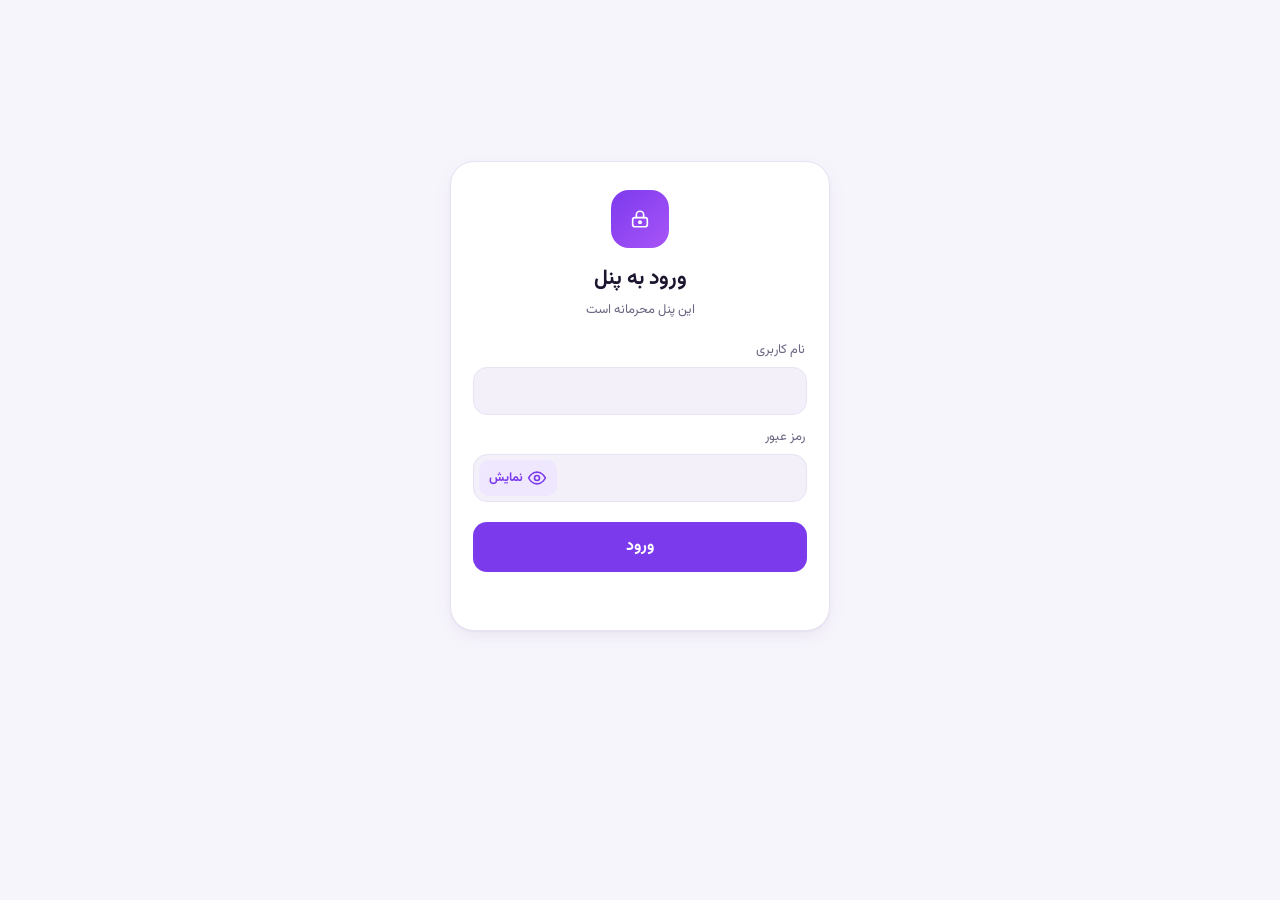
<file: index.html>
<!doctype html>
<html lang="fa" dir="rtl">
<head>
  <meta charset="utf-8">
  <meta name="viewport" content="width=device-width, initial-scale=1, viewport-fit=cover">
  <title>پنل پیج‌ها</title>
  <meta name="description" content="داشبورد آمار پنج پیج در اینستاگرام، یوتیوب، آپارات و تیک‌تاک">
  <meta name="theme-color" content="#f7f5fc">
  <meta name="color-scheme" content="light dark">
  <script>
    (function () {
      var t = null;
      try { t = localStorage.getItem("sp_theme"); } catch (e) {}
      if (t !== "light" && t !== "dark") t = window.matchMedia && matchMedia("(prefers-color-scheme: dark)").matches ? "dark" : "light";
      document.documentElement.setAttribute("data-theme", t);
      if (t === "dark") document.querySelector('meta[name="theme-color"]').setAttribute("content", "#120e1c");
    })();
  </script>
  <meta name="apple-mobile-web-app-capable" content="yes">
  <meta name="mobile-web-app-capable" content="yes">
  <meta name="apple-mobile-web-app-status-bar-style" content="default">
  <meta name="apple-mobile-web-app-title" content="پنل پیج‌ها">
  <meta name="referrer" content="no-referrer">
  <link rel="manifest" href="manifest.json">
  <link rel="icon" href="icons/icon.svg" type="image/svg+xml">
  <link rel="icon" href="icons/icon-192.png" sizes="192x192" type="image/png">
  <link rel="apple-touch-icon" href="icons/apple-touch-icon.png">
  <link rel="preconnect" href="https://fonts.googleapis.com">
  <link rel="preconnect" href="https://fonts.gstatic.com" crossorigin>
  <link href="https://fonts.googleapis.com/css2?family=Vazirmatn:wght@300;400;500;700;800&display=swap" rel="stylesheet">
  <link rel="stylesheet" href="styles.css?v=30.2">
</head>
<body>
  <main id="app" aria-live="polite">
    <div class="loading">در حال بارگذاری…</div>
  </main>
  <noscript><p class="loading">برای دیدن این پنل، جاوااسکریپت را فعال کنید.</p></noscript>
  <script src="app.js?v=30.2" defer></script>
</body>
</html>
</file>
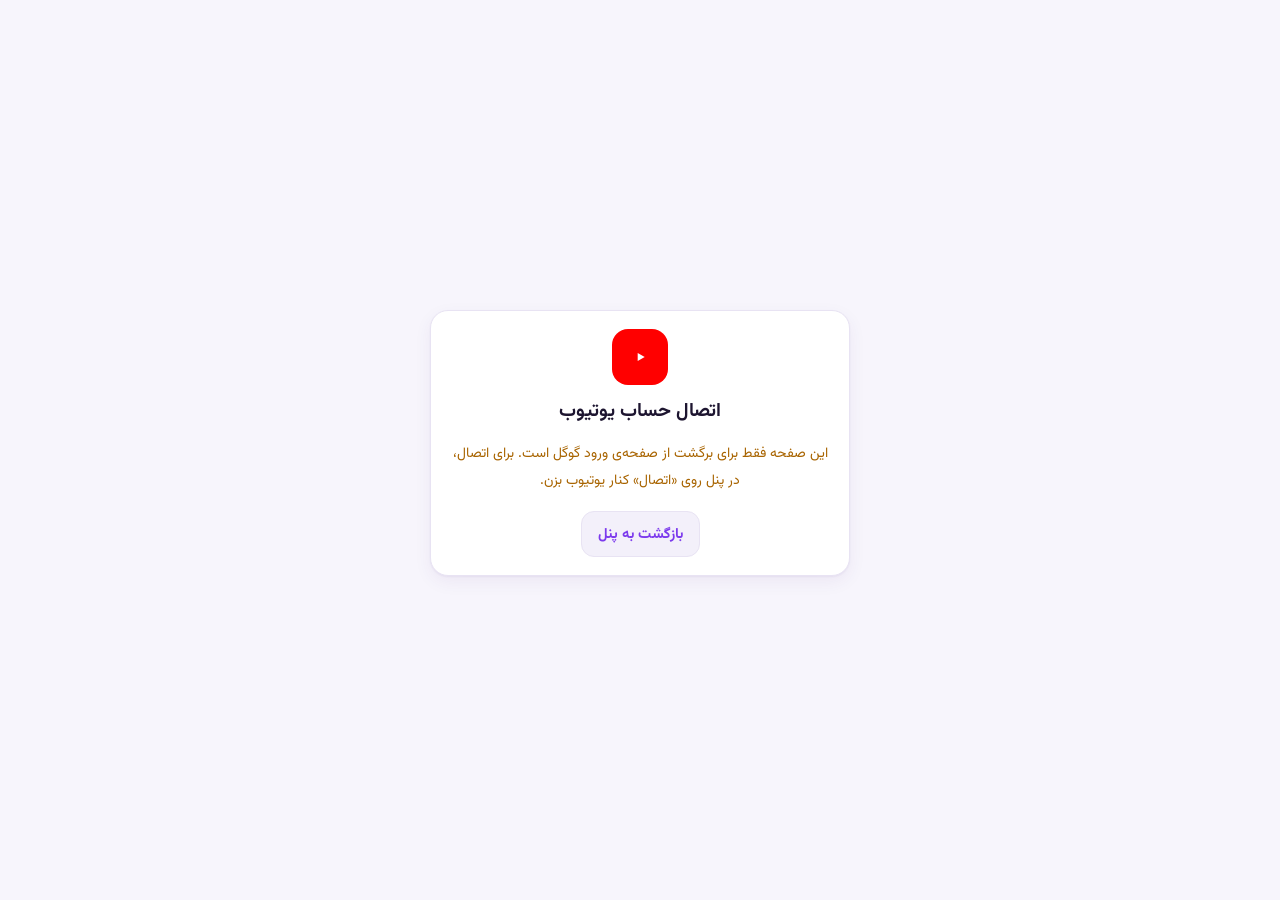
<file: oauth.html>
<!doctype html>
<html lang="fa" dir="rtl">
<head>
  <meta charset="utf-8">
  <meta name="viewport" content="width=device-width, initial-scale=1, viewport-fit=cover">
  <meta name="referrer" content="no-referrer">
  <meta name="robots" content="noindex">
  <title>اتصال یوتیوب — پنل پیج‌ها</title>
  <meta name="theme-color" content="#f7f5fc">
  <meta name="color-scheme" content="light dark">
  <script>
    (function () {
      var t = null;
      try { t = localStorage.getItem("sp_theme"); } catch (e) {}
      if (t !== "light" && t !== "dark") t = window.matchMedia && matchMedia("(prefers-color-scheme: dark)").matches ? "dark" : "light";
      document.documentElement.setAttribute("data-theme", t);
    })();
  </script>
  <link rel="icon" href="icons/icon.svg" type="image/svg+xml">
  <link rel="preconnect" href="https://fonts.googleapis.com">
  <link rel="preconnect" href="https://fonts.gstatic.com" crossorigin>
  <link href="https://fonts.googleapis.com/css2?family=Vazirmatn:wght@400;700;800&display=swap" rel="stylesheet">
  <link rel="stylesheet" href="styles.css?v=7">
</head>
<body>
  <main class="oauth-wrap">
    <section class="card oauth-card" id="o-card" data-state="start">
      <div class="vi"><svg viewBox="0 0 24 24" width="28" height="28"><path d="M10 8.5v7l6-3.5z" fill="#fff"/></svg></div>
      <h1 id="o-title">اتصال حساب یوتیوب</h1>
      <p id="o-msg" data-state="busy"><span class="spin-dot" id="o-spin"></span><span id="o-text">در حال بررسی پاسخ گوگل…</span></p>
      <div class="row-btns"><a class="ghost" id="o-back" href="./#/channels">بازگشت به پنل</a></div>
    </section>
  </main>
  <noscript><p class="loading">برای اتصال یوتیوب، جاوااسکریپت را فعال کنید.</p></noscript>
  <script>
  /* Google returns here (authorization-code flow). This page:
     1. reads code + state and removes them from the address bar at once,
     2. checks the state nonce saved by the panel before it left (single use, 30 min max),
     3. dispatches .github/workflows/yt-connect.yml with this device's GitHub token (inputs: code, page, req),
     4. waits for the run, reads config/yt_connect_last.json (no secrets) and shows the result in Persian,
     5. returns to the channel's YouTube page.
     The code is never shown, stored or logged here. */
  (function () {
    "use strict";
    var OWNER = "negin1100mohammadi", REPO = "social-panel", BRANCH = "main", WF = "yt-connect.yml";
    var STATE_KEY = "sp_oauth_state", TOKEN_KEY = "sp_gh_token", MAX_AGE = 30 * 60000;
    var $ = function (id) { return document.getElementById(id); };
    function say(text, st, done) {
      $("o-text").textContent = text; $("o-msg").setAttribute("data-state", st || "busy");
      $("o-card").setAttribute("data-state", st || "busy");
      $("o-spin").hidden = !!done;
    }
    function sleep(ms) { return new Promise(function (r) { setTimeout(r, ms); }); }
    var qs = new URLSearchParams(location.search);
    var code = qs.get("code") || "", stateParam = qs.get("state") || "", gerr = qs.get("error") || "";
    try { history.replaceState(null, "", location.pathname); } catch (e) {} // drop the code from the address bar / history
    window.__oauth = { done: false };

    function readSaved() {
      var raw = null;
      try { raw = sessionStorage.getItem(STATE_KEY); } catch (e) {}
      if (!raw) try { raw = localStorage.getItem(STATE_KEY); } catch (e) {}
      try { sessionStorage.removeItem(STATE_KEY); } catch (e) {}
      try { localStorage.removeItem(STATE_KEY); } catch (e) {}
      try { return raw ? JSON.parse(raw) : null; } catch (e) { return null; }
    }
    function finish(text, st, page, delay) {
      say(text, st, true);
      window.__oauth = { done: true, state: st, page: page || null };
      var back = page ? "./#/a/" + page + "/youtube" : "./#/channels";
      $("o-back").setAttribute("href", back);
      $("o-back").textContent = page ? "بازگشت به صفحه‌ی یوتیوب کانال" : "بازگشت به پنل";
      if (page && delay && !window.__oauthNoRedirect) setTimeout(function () { location.replace(back); }, delay);
    }
    function gh(path, opts) {
      opts = opts || {};
      var h = { "Accept": opts.accept || "application/vnd.github+json", "X-GitHub-Api-Version": "2022-11-28", "Authorization": "Bearer " + token };
      var init = { method: opts.method || "GET", headers: h, cache: "no-store" };
      if (opts.body) { init.body = JSON.stringify(opts.body); h["Content-Type"] = "application/json"; }
      return fetch("https://api.github.com/repos/" + OWNER + "/" + REPO + path, init).then(function (r) {
        if (r.status === 204) return null;
        return r.text().then(function (t) {
          var d = null; try { d = t ? JSON.parse(t) : null; } catch (e) { d = t; }
          if (!r.ok) { var err = new Error((d && d.message) || ("HTTP " + r.status)); err.status = r.status; throw err; }
          return d;
        });
      });
    }
    function ghErr(e) {
      if (e.status === 401) return "توکن گیت‌هاب این دستگاه نامعتبر یا منقضی است؛ در «تنظیمات» پنل توکن تازه بگذار و دوباره «اتصال» را بزن.";
      if (e.status === 403) return "توکن گیت‌هاب اجازه‌ی اجرای Actions را ندارد (Actions: Read and write لازم است).";
      if (e.status === 404) return "گردش‌کار yt-connect در مخزن پیدا نشد.";
      if (e.status === 422) return "گیت‌هاب درخواست را نپذیرفت: " + e.message;
      return "اتصال به گیت‌هاب برقرار نشد؛ اینترنت را بررسی کن.";
    }

    if (gerr) {
      var saved0 = readSaved();
      var pg0 = saved0 && /^[\w-]{1,64}$/.test(saved0.page || "") ? saved0.page : null;
      finish(gerr === "access_denied" ? "اجازه‌ی دسترسی در صفحه‌ی گوگل داده نشد؛ چیزی تغییر نکرد." : "گوگل اتصال را کامل نکرد (" + gerr + ").", "warn", pg0, 0);
      return;
    }
    if (!code || !stateParam) { readSaved(); finish("این صفحه فقط برای برگشت از صفحه‌ی ورود گوگل است. برای اتصال، در پنل روی «اتصال» کنار یوتیوب بزن.", "warn", null, 0); return; }
    var saved = readSaved();
    var dot = stateParam.lastIndexOf(".");
    var page = dot > 0 ? stateParam.slice(0, dot) : "", nonce = dot > 0 ? stateParam.slice(dot + 1) : "";
    if (!saved || !saved.nonce || saved.nonce !== nonce || saved.page !== page || !/^[\w-]{1,64}$/.test(page)) {
      finish("این پاسخ گوگل با درخواست این مرورگر جور نیست (کد امنیتی state نادرست یا قبلاً استفاده شده). برای امنیت ادامه داده نشد؛ دوباره از پنل «اتصال» را بزن.", "error", null, 0);
      return;
    }
    if (Date.now() - (saved.at || 0) > MAX_AGE) { finish("درخواست اتصال قدیمی است (بیش از ۳۰ دقیقه). دوباره از پنل «اتصال» را بزن.", "error", page, 0); return; }
    var token = "";
    try { token = (localStorage.getItem(TOKEN_KEY) || "").trim(); } catch (e) {}
    if (!token) { finish("اتصال گیت‌هاب روی این مرورگر فعال نیست؛ پنل را باز کن، رمز پنل را وارد کن و دوباره «اتصال» را بزن.", "error", page, 0); return; }

    var req = "c" + Date.now().toString(36) + Math.random().toString(36).slice(2, 8);
    var started = Date.now() - 60000;
    say("در حال فرستادن به گیت‌هاب برای ذخیره‌ی امن اتصال…");
    gh("/actions/workflows/" + WF + "/dispatches", { method: "POST", body: { ref: BRANCH, inputs: { code: code, page: page, req: req } } }).then(function () {
      code = ""; // not needed any more
      var deadline = Date.now() + 8 * 60000, runId = null;
      function poll() {
        if (Date.now() > deadline) return Promise.resolve(null);
        return sleep(runId ? 3500 : 2500).then(function () {
          var q = runId ? gh("/actions/runs/" + runId) : gh("/actions/workflows/" + WF + "/runs?event=workflow_dispatch&per_page=10").then(function (d) {
            return ((d && d.workflow_runs) || []).filter(function (x) { return String(x.display_title || "").indexOf(req) >= 0 && Date.parse(x.created_at) >= started; })[0] || null;
          });
          return q.then(function (run) {
            if (!run) { say("در صف اجرای گیت‌هاب…"); return poll(); }
            runId = run.id;
            if (run.status === "completed") return run;
            say(run.status === "in_progress" ? "در حال دریافت توکن از گوگل و ذخیره‌ی رمزگذاری‌شده…" : "در صف اجرای گیت‌هاب…");
            return poll();
          }, function () { return poll(); });
        });
      }
      return poll();
    }).then(function (run) {
      if (!run) { finish("اجرا بیش از حد طول کشید. چند دقیقه بعد وضعیت را در «تنظیمات ← حساب‌های متصل» ببین.", "warn", page, 0); return; }
      if (run.conclusion !== "success") { finish("اجرای اتصال در گیت‌هاب ناموفق بود (" + run.conclusion + "). دوباره «اتصال» را بزن.", "error", page, 0); return; }
      say("در حال خواندن نتیجه…");
      var tries = 0;
      function readResult() {
        return gh("/contents/config/yt_connect_last.json?ref=" + BRANCH + "&t=" + Date.now(), { accept: "application/vnd.github.raw+json" }).then(function (r) {
          if ((!r || r.req !== req) && ++tries < 6) return sleep(2500).then(readResult);
          return r && r.req === req ? r : null;
        }, function () { return ++tries < 6 ? sleep(2500).then(readResult) : null; });
      }
      return readResult().then(function (r) {
        if (!r) { finish("اجرا تمام شد ولی نتیجه خوانده نشد. وضعیت را در «تنظیمات ← حساب‌های متصل» ببین.", "warn", page, 5000); return; }
        if (!r.ok) { finish("✗ " + (r.error_fa || "اتصال انجام نشد."), "error", page, 0); return; }
        var name = r.title || r.channel_id;
        if (r.mismatch) { finish("⚠ کانال «" + name + "» متصل شد، اما این کانالِ تعریف‌شده برای این پیج نیست. آمار و انتشار از آن استفاده نمی‌کنند؛ در صفحه‌ی کانال «اتصال دوباره» را بزن و کانال درست را انتخاب کن.", "warn", page, 9000); return; }
        var extra = r.missing_scopes && r.missing_scopes.length ? " (بعضی دسترسی‌ها تیک نخورده بود: " + r.missing_scopes.join("، ") + ")" : "";
        finish("✓ کانال «" + name + "» با موفقیت متصل شد" + extra + ". در حال بازگشت…", extra ? "warn" : "ok", page, extra ? 6000 : 2500);
      });
    }).catch(function (e) { finish("✗ " + ghErr(e), "error", page, 0); });
  })();
  </script>
</body>
</html>
</file>
<file: styles.css>
:root {
  --bg: #f7f5fc;
  --card: #ffffff;
  --ink: #1d1530;
  --muted: #6c6582;
  --faint: #9b95ad;
  --line: #e8e3f3;
  --soft: #f3f0fa;
  --accent: #7c3aed;
  --accent-2: #a855f7;
  --accent-soft: #efe7fe;
  --good: #1f8a4c;
  --good-bg: #e5f4ea;
  --warn: #a86400;
  --warn-bg: #fbf0dc;
  --bad: #b3261e;
  --bad-bg: #fbe6e4;
  --neutral-bg: #efecf5;
  --radius: 18px;
  --shadow: 0 1px 2px rgba(60, 20, 120, .05), 0 6px 18px rgba(60, 20, 120, .06);
  --ig: #d62976;
  --yt: #e62117;
  --ap: #ed145b;
  --tt: #111111;
  color-scheme: light;
}
[data-theme="dark"] {
  --bg: #120e1c;
  --card: #1c1729;
  --ink: #eeeaf7;
  --muted: #aaa3bf;
  --faint: #7b7590;
  --line: #2e2742;
  --soft: #251f35;
  --accent: #a78bfa;
  --accent-2: #c084fc;
  --accent-soft: #2e2347;
  --good: #5fd08e;
  --good-bg: #173322;
  --warn: #f0b860;
  --warn-bg: #3a2c12;
  --bad: #ff8a80;
  --bad-bg: #3d1a18;
  --neutral-bg: #2a2438;
  --shadow: none;
  --tt: #e9e9e9;
  color-scheme: dark;
}

* { box-sizing: border-box; }
html { -webkit-text-size-adjust: 100%; }
body {
  margin: 0;
  background: var(--bg);
  color: var(--ink);
  font-family: "Vazirmatn", system-ui, -apple-system, "Segoe UI", Tahoma, sans-serif;
  font-size: 15px;
  line-height: 1.6;
  -webkit-font-smoothing: antialiased;
  overflow-x: hidden;
}
a { color: inherit; text-decoration: none; }
button { font: inherit; color: inherit; }

#app {
  max-width: 720px;
  margin: 0 auto;
  padding: calc(18px + env(safe-area-inset-top)) 16px calc(32px + env(safe-area-inset-bottom));
}
.loading { padding: 40px 0; text-align: center; color: var(--muted); }

/* ---------- header ---------- */
.top { display: flex; align-items: flex-start; justify-content: space-between; gap: 12px; margin-bottom: 18px; }
.top h1 { font-size: 24px; font-weight: 800; margin: 0; letter-spacing: -.2px; }
.top .sub { color: var(--muted); font-size: 13px; margin-top: 2px; }
.nowrap { white-space: nowrap; }
.icon-btn {
  flex: none;
  width: 40px; height: 40px;
  border-radius: 12px;
  border: 1px solid var(--line);
  background: var(--card);
  display: grid; place-items: center;
  cursor: pointer;
  font-size: 18px;
}
.icon-btn:active { transform: scale(.96); }

/* ---------- vault ---------- */
.boxes { display: grid; gap: 12px; margin-bottom: 18px; }
.vault, .chbox {
  display: flex; align-items: center; gap: 14px;
  border-radius: var(--radius);
  padding: 20px 18px;
  min-height: 92px;
  box-shadow: var(--shadow);
  transition: transform .12s ease;
}
.vault:active, .chbox:active { transform: scale(.985); }
.vault {
  background: linear-gradient(135deg, var(--accent), var(--accent-2));
  color: #fff;
}
.chbox {
  background: #ffffff;
  color: #1d1530;
  border: 1px solid var(--line);
}
.chbox .vi { background: #efe7fe !important; color: #7c3aed; }
.chbox .vs { opacity: .65 !important; }
.vault .vi, .chbox .vi {
  width: 42px; height: 42px; border-radius: 12px;
  background: rgba(255, 255, 255, .12);
  display: grid; place-items: center; flex: none;
}
.vault .vt, .chbox .vt { font-weight: 700; font-size: 16px; }
.vault .vs, .chbox .vs { font-size: 12.5px; opacity: .7; }
.vault .arrow, .chbox .arrow { margin-inline-start: auto; opacity: .7; font-size: 18px; }

/* ---------- page cards ---------- */
.section-title { font-size: 13px; color: var(--muted); font-weight: 500; margin: 6px 4px 10px; }
.pages { display: grid; gap: 12px; }
.pcard {
  display: block;
  background: var(--card);
  border: 1px solid var(--line);
  border-radius: var(--radius);
  padding: 16px 18px;
  box-shadow: var(--shadow);
  transition: transform .12s ease;
}
.pcard:active { transform: scale(.985); }
.pcard .row1 { display: flex; align-items: center; justify-content: space-between; gap: 10px; }
.pcard .pname { font-size: 18px; font-weight: 700; direction: ltr; unicode-bidi: isolate; }
.pcard .topic { color: var(--muted); font-size: 12.5px; }
.pcard .big { display: flex; align-items: baseline; gap: 8px; margin-top: 10px; flex-wrap: wrap; }
.pcard .num { font-size: 30px; font-weight: 800; line-height: 1.1; }
.pcard .lbl { color: var(--muted); font-size: 13px; }
.pcard .meta { display: flex; align-items: center; justify-content: space-between; gap: 8px; margin-top: 10px; flex-wrap: wrap; }
.pcard .age { color: var(--muted); font-size: 12.5px; }
.chips { display: flex; gap: 6px; flex-wrap: wrap; margin-top: 12px; }
.chip {
  display: inline-flex; align-items: center; gap: 6px;
  background: var(--soft);
  border-radius: 999px;
  padding: 3px 10px;
  font-size: 12px;
  color: var(--muted);
  white-space: nowrap;
}
.dot { width: 8px; height: 8px; border-radius: 50%; flex: none; display: inline-block; }
.dot.instagram { background: var(--ig); }
.dot.youtube { background: var(--yt); }
.dot.aparat { background: var(--ap); }
.dot.tiktok { background: var(--tt); }

.pill {
  display: inline-flex; align-items: center;
  border-radius: 999px;
  padding: 2px 10px;
  font-size: 12px; font-weight: 700;
  white-space: nowrap;
  background: var(--neutral-bg); color: var(--muted);
}
.pill.good { background: var(--good-bg); color: var(--good); }
.pill.warn { background: var(--warn-bg); color: var(--warn); }
.pill.bad { background: var(--bad-bg); color: var(--bad); }

.footnote { color: var(--faint); font-size: 12px; text-align: center; margin-top: 22px; }

/* ---------- dashboard ---------- */
.back {
  display: inline-flex; align-items: center; gap: 6px;
  color: var(--muted); font-size: 14px;
  padding: 6px 0; margin-bottom: 6px;
  background: none; border: 0; cursor: pointer;
}
.dash-head { margin-bottom: 16px; }
.dash-head h1 { font-size: 26px; font-weight: 800; margin: 0; direction: ltr; unicode-bidi: isolate; text-align: right; }
.dash-head .sub { color: var(--muted); font-size: 13px; }
.summary {
  display: grid; grid-template-columns: repeat(2, minmax(0, 1fr)); gap: 10px; margin-bottom: 14px;
}
.tile {
  background: var(--card); border: 1px solid var(--line); border-radius: 14px; padding: 12px 14px; min-width: 0;
}
.tile .k { color: var(--muted); font-size: 12px; }
.tile .v { font-size: 22px; font-weight: 800; line-height: 1.3; overflow-wrap: anywhere; }
.tile .n { color: var(--faint); font-size: 11.5px; line-height: 1.5; margin-top: 2px; }

.tabs {
  display: flex; gap: 6px; overflow-x: auto; scrollbar-width: none;
  margin: 0 -16px 14px; padding: 2px 16px;
  position: sticky; top: calc(63px + env(safe-area-inset-top)); z-index: 2;
  background: var(--bg);
  padding-top: 8px; padding-bottom: 8px;
}
.tabs::-webkit-scrollbar { display: none; }
.tab {
  flex: none;
  display: inline-flex; align-items: center; gap: 7px;
  border: 1px solid var(--line); background: var(--card);
  border-radius: 999px; padding: 6px 14px; font-size: 13.5px; cursor: pointer;
}

.plat {
  background: var(--card); border: 1px solid var(--line); border-radius: var(--radius);
  padding: 16px; margin-bottom: 14px; box-shadow: var(--shadow); scroll-margin-top: 128px;
}
.plat-h { display: flex; align-items: center; justify-content: space-between; gap: 10px; margin-bottom: 12px; }
.plat-h .t { display: flex; align-items: center; gap: 8px; font-weight: 700; font-size: 17px; min-width: 0; }
.plat-h .handle { color: var(--muted); font-size: 12.5px; font-weight: 400; direction: ltr; unicode-bidi: isolate; overflow: hidden; text-overflow: ellipsis; white-space: nowrap; }
.link-btn {
  flex: none; font-size: 12.5px; color: var(--accent);
  border: 1px solid var(--line); border-radius: 999px; padding: 4px 12px; white-space: nowrap;
}
.alert {
  font-size: 12.5px; border-radius: 12px; padding: 8px 12px; margin-bottom: 12px;
  background: var(--warn-bg); color: var(--warn); line-height: 1.6;
}
.alert.bad { background: var(--bad-bg); color: var(--bad); }

.grid { display: grid; grid-template-columns: repeat(2, minmax(0, 1fr)); gap: 8px; }
.stat { background: var(--soft); border-radius: 12px; padding: 10px 12px; min-width: 0; }
.stat .k { color: var(--muted); font-size: 12px; }
.stat .v { font-size: 19px; font-weight: 800; line-height: 1.35; overflow-wrap: anywhere; }
.stat .n { color: var(--faint); font-size: 11px; line-height: 1.5; }

h3 { font-size: 14px; font-weight: 700; margin: 18px 0 8px; }

.chart { background: var(--soft); border-radius: 12px; padding: 10px 10px 6px; }
.chart svg { display: block; width: 100%; height: 120px; overflow: visible; }
.chart .axis { display: flex; justify-content: space-between; color: var(--faint); font-size: 11px; padding: 2px 4px 0; }
.chart .empty { color: var(--faint); font-size: 12px; text-align: center; padding: 18px 0; }

.eval { border: 1px dashed var(--line); border-radius: 14px; padding: 12px; }
.eval .head { display: flex; align-items: center; gap: 8px; margin-bottom: 8px; flex-wrap: wrap; }
.eval .text { font-size: 13.5px; color: var(--ink); line-height: 1.8; }
.eval .grid { margin-top: 10px; }

.posts { display: grid; gap: 8px; }
.post {
  display: flex; gap: 10px; align-items: flex-start;
  background: var(--soft); border-radius: 12px; padding: 8px; min-width: 0;
}
.post img {
  width: 72px; height: 54px; object-fit: cover; border-radius: 8px; flex: none; background: var(--line);
}
.post .pt { font-size: 13px; font-weight: 500; line-height: 1.55;
  display: -webkit-box; -webkit-line-clamp: 2; -webkit-box-orient: vertical; overflow: hidden; overflow-wrap: anywhere; }
.post .pm { color: var(--muted); font-size: 11.5px; margin-top: 3px; display: flex; gap: 10px; flex-wrap: wrap; }
.post .body { min-width: 0; flex: 1; }
.muted-note { color: var(--faint); font-size: 12px; }

@media (min-width: 560px) {
  .grid { grid-template-columns: repeat(4, minmax(0, 1fr)); }
  .summary { grid-template-columns: repeat(4, minmax(0, 1fr)); }
  .pages { grid-template-columns: 1fr 1fr; }
  .pages .pcard:first-child { grid-column: 1 / -1; }
}

/* ---------- sticky top bar (all pages) ---------- */
.topbar {
  position: sticky; top: 0; z-index: 5;
  display: flex; align-items: center; gap: 8px;
  margin: 0 -16px 16px;
  padding: calc(10px + env(safe-area-inset-top)) 16px 10px;
  background: color-mix(in srgb, var(--bg) 88%, transparent);
  -webkit-backdrop-filter: blur(12px); backdrop-filter: blur(12px);
  border-bottom: 1px solid var(--line);
}
.topbar .brand { display: flex; align-items: center; gap: 8px; min-width: 0; margin-inline-end: auto; }
.topbar .brand b { font-size: 17px; font-weight: 800; white-space: nowrap; overflow: hidden; text-overflow: ellipsis; }
.refresh-btn {
  flex: none; width: 42px; height: 42px; border-radius: 13px; border: 0; cursor: pointer;
  background: var(--accent); color: #fff; display: grid; place-items: center;
  box-shadow: 0 4px 12px rgba(124, 58, 237, .3);
}
.refresh-btn:active { transform: scale(.95); }
.refresh-btn.spin svg { animation: spin 1s linear infinite; }
@keyframes spin { to { transform: rotate(-360deg); } }
.tbox {
  flex: none; height: 42px; border-radius: 13px;
  background: var(--card); border: 1px solid var(--line);
  display: flex; align-items: center; gap: 6px; padding: 0 10px;
  font-size: 12px; color: var(--muted); cursor: default; line-height: 1.25;
}
button.tbox { cursor: pointer; font: inherit; font-size: 12px; color: var(--accent); }
.tbox svg { flex: none; }
.tbox .ul { display: flex; flex-direction: column; }
.tbox .ul b { color: var(--ink); font-weight: 700; font-size: 12px; white-space: nowrap; }
.tbox .ul span { font-size: 10.5px; white-space: nowrap; }
@media (max-width: 380px) { .tbox .tlabel { display: none; } .topbar .brand b { font-size: 15px; } }
#app { padding-top: 0 !important; }

/* ---------- login ---------- */
.login-wrap { min-height: 88vh; display: grid; place-items: center; padding: 24px 0; }
.login {
  width: 100%; max-width: 380px; background: var(--card); border: 1px solid var(--line);
  border-radius: 24px; padding: 28px 22px; box-shadow: var(--shadow);
}
.login .logo {
  width: 58px; height: 58px; border-radius: 18px; margin: 0 auto 14px;
  background: linear-gradient(135deg, var(--accent), var(--accent-2)); color: #fff; display: grid; place-items: center;
}
.login h1 { text-align: center; font-size: 21px; margin: 0 0 4px; }
.login p.s { text-align: center; color: var(--muted); font-size: 13px; margin: 0 0 20px; }
.login label { display: block; font-size: 13px; color: var(--muted); margin: 12px 2px 6px; }
.login input {
  width: 100%; height: 48px; border-radius: 14px; border: 1px solid var(--line);
  background: var(--soft); color: var(--ink); font: inherit; font-size: 16px; padding: 0 14px; direction: ltr; text-align: left;
}
.login input:focus { outline: 2px solid var(--accent); outline-offset: 1px; }
.login .go {
  width: 100%; height: 50px; border: 0; border-radius: 14px; margin-top: 20px; cursor: pointer;
  background: var(--accent); color: #fff; font-weight: 700; font-size: 16px;
}
.login .err { color: var(--bad); font-size: 13px; text-align: center; min-height: 20px; margin-top: 10px; }
.logout { background: none; border: 0; color: var(--faint); font-size: 12px; cursor: pointer; display: block; margin: 14px auto 0; }
.toast {
  position: fixed; bottom: calc(20px + env(safe-area-inset-bottom)); left: 50%; transform: translateX(-50%);
  background: var(--ink); color: var(--bg); padding: 10px 16px; border-radius: 12px; font-size: 13px; z-index: 9;
  max-width: 90vw; text-align: center;
}

/* ---------- password show ---------- */
.pw { position: relative; }
.pw input { padding-left: 92px; }
.pw .show {
  position: absolute; left: 6px; top: 6px; height: 36px; border: 0; border-radius: 10px; cursor: pointer;
  background: var(--accent-soft); color: var(--accent); display: flex; align-items: center; gap: 4px; padding: 0 10px; font-size: 12.5px; font-weight: 700;
}

/* ---------- bell ---------- */
.bell { position: relative; flex: none; width: 36px; height: 36px; border-radius: 11px; display: grid; place-items: center; color: var(--faint); }
.bell.on { color: var(--accent); background: var(--accent-soft); }
.bell i {
  position: absolute; top: -5px; left: -5px; min-width: 18px; height: 18px; padding: 0 5px; border-radius: 9px;
  background: #e11d48; color: #fff; font-style: normal; font-size: 10.5px; font-weight: 700; display: grid; place-items: center; line-height: 1;
}
.chbox .bell { margin-inline-start: auto; }
.chbox .bell + .arrow { margin-inline-start: 6px; }

/* ---------- channel tree ---------- */
.clist { display: grid; gap: 10px; }
.cgroup { background: var(--card); border: 1px solid var(--line); border-radius: var(--radius); box-shadow: var(--shadow); overflow: hidden; }
.cgroup.open { border-color: color-mix(in srgb, var(--accent) 45%, var(--line)); }
.cbox {
  width: 100%; display: flex; align-items: center; gap: 12px; padding: 12px 14px; min-height: 68px;
  background: none; border: 0; cursor: pointer; text-align: right;
}
.cbox .cname { font-weight: 800; font-size: 16.5px; direction: ltr; unicode-bidi: isolate; margin-inline-end: auto; }
.cbox .pm {
  flex: none; width: 30px; height: 30px; border-radius: 9px; display: grid; place-items: center;
  border: 1.5px solid var(--accent); color: var(--accent); font-size: 19px; font-weight: 700; line-height: 1;
}
.cgroup.open .cbox .pm { background: var(--accent); color: #fff; }
.clogo {
  flex: none; width: 44px; height: 44px; border-radius: 50%; overflow: hidden; display: grid; place-items: center;
  background: linear-gradient(135deg, var(--accent), var(--accent-2)); border: 2px solid var(--accent-soft);
}
.clogo img { width: 100%; height: 100%; object-fit: cover; display: block; }
.clogo.big { width: 56px; height: 56px; }
.logo-fb { color: #fff; font-weight: 800; font-size: 15px; letter-spacing: .5px; }
.branches { padding: 2px 14px 12px 14px; margin-inline-start: 22px; border-inline-start: 2px solid var(--accent-soft); margin-bottom: 12px; }
.branch { position: relative; display: flex; align-items: center; gap: 8px; padding: 8px 0 8px 0; }
.branch::before { content: ""; position: absolute; right: -16px; top: 50%; width: 12px; border-top: 2px solid var(--accent-soft); }
.branch + .branch { border-top: 1px solid var(--line); }
.bnet { display: flex; align-items: center; gap: 10px; min-width: 0; margin-inline-end: auto; }
.bnet .bt { display: flex; flex-direction: column; min-width: 0; line-height: 1.35; }
.bnet b { font-size: 14px; }
.bnet .bh { font-size: 11.5px; color: var(--muted); direction: ltr; unicode-bidi: isolate; text-align: right; overflow: hidden; text-overflow: ellipsis; white-space: nowrap; }
.picon { flex: none; width: 34px; height: 34px; border-radius: 10px; display: grid; place-items: center; }
.picon.instagram { background: linear-gradient(45deg, #f58529, #dd2a7b 50%, #8134af); }
.picon.youtube { background: #ff0000; }
.picon.aparat { background: #ed145b; }
.picon.tiktok { background: #111; box-shadow: inset 0 0 0 1px rgba(255,255,255,.15); }
.asub .picon { width: 22px; height: 22px; border-radius: 6px; }
.asub .picon svg { width: 14px; height: 14px; }
.bbtn {
  flex: none; height: 36px; min-width: 36px; border-radius: 11px; display: inline-flex; align-items: center; justify-content: center; gap: 4px;
  padding: 0 10px; font-size: 12.5px; font-weight: 700; border: 1px solid var(--line); color: var(--ink); background: var(--soft);
}
.bbtn.chartbtn { background: var(--accent); color: #fff; border-color: transparent; padding: 0; width: 40px; }

/* ---------- analytics ---------- */
.ahead { display: flex; align-items: center; gap: 12px; margin: 4px 0 14px; }
.ahead h1 { font-size: 22px; margin: 0; direction: ltr; unicode-bidi: isolate; text-align: right; }
.asub { display: flex; align-items: center; gap: 6px; color: var(--muted); font-size: 13px; }
.asub a { color: var(--accent); margin-inline-start: 6px; }
.kpis { display: grid; grid-template-columns: repeat(2, minmax(0, 1fr)); gap: 8px; }
.kpis.three { grid-template-columns: repeat(3, minmax(0, 1fr)); }
.kpi { background: var(--card); border: 1px solid var(--line); border-radius: 14px; padding: 10px 12px; min-width: 0; }
.kpi .k { color: var(--muted); font-size: 12px; }
.kpi .v { font-size: 20px; font-weight: 800; line-height: 1.35; overflow-wrap: anywhere; }
.kpi .pct { color: var(--accent); font-size: 12px; font-weight: 700; }
.kpi .n { color: var(--faint); font-size: 10.5px; line-height: 1.5; }
.chart.bars svg { height: 150px; }
.chart { color: var(--ink); }
.post .pn { flex: none; width: 22px; height: 22px; border-radius: 7px; background: var(--accent-soft); color: var(--accent); font-size: 11px; font-weight: 800; display: grid; place-items: center; }
.post .pm2 { color: var(--faint); font-size: 11px; }
@media (min-width: 560px) { .kpis { grid-template-columns: repeat(3, minmax(0, 1fr)); } }

.clogo.empty { background: var(--soft); border: 2px dashed var(--line); }

/* ---------- v4: progress, publish box, settings, analytics boxes ---------- */
:root { --lilac: #C8A2C8; --lilac-bg: #f3e8f5; --lilac-ink: #4a2a55; --lilac-line: #e2c9e6; }
[data-theme="dark"] { --lilac-bg: #2f2238; --lilac-ink: #f1e2f6; --lilac-line: #5a4166; }
.progress {
  display: none; position: sticky; top: calc(63px + env(safe-area-inset-top)); z-index: 4;
  margin: -10px 0 12px; padding: 8px 12px; border-radius: 12px; overflow: hidden;
  background: var(--accent-soft); color: var(--accent); font-size: 12.5px; font-weight: 700;
}
.progress.on { display: block; }
.progress .bar { position: absolute; inset: auto 0 0 0; height: 3px; background: linear-gradient(90deg, transparent, var(--accent), transparent); animation: slide 1.4s linear infinite; }
.progress .pt { position: relative; }
@keyframes slide { from { transform: translateX(-100%); } to { transform: translateX(100%); } }

.pubbox {
  display: flex; align-items: center; gap: 14px; border-radius: var(--radius); padding: 20px 18px; min-height: 92px;
  background: var(--lilac-bg); color: var(--lilac-ink); border: 1px solid var(--lilac-line); box-shadow: var(--shadow);
  transition: transform .12s ease;
}
.pubbox:active { transform: scale(.985); }
.pubbox .vi { width: 42px; height: 42px; border-radius: 12px; background: var(--lilac); color: #fff; display: grid; place-items: center; flex: none; }
.pubbox .vt { font-weight: 700; font-size: 16px; }
.pubbox .vs { font-size: 12.5px; opacity: .75; }
.pubbox .arrow { margin-inline-start: auto; opacity: .7; font-size: 18px; }
.setrow {
  display: flex; align-items: center; gap: 8px; padding: 12px 14px; border-radius: 14px;
  background: var(--card); border: 1px solid var(--line); color: var(--muted); font-size: 13.5px;
}
.setrow span { color: var(--ink); font-weight: 700; }
.setrow em { margin-inline-start: auto; font-style: normal; font-size: 12px; color: var(--faint); }

/* channels head + publish shortcut */
.chead { display: flex; align-items: center; }
.chead .cbox { flex: 1; min-width: 0; }
.cbox .cn { display: flex; flex-direction: column; min-width: 0; margin-inline-end: auto; line-height: 1.35; }
.cbox .cn .cname { margin-inline-end: 0; text-align: right; }
.cbox .csub { font-size: 11.5px; color: var(--muted); font-weight: 400; white-space: nowrap; overflow: hidden; text-overflow: ellipsis; }
.pubmini {
  flex: none; width: 36px; height: 36px; border-radius: 11px; margin-inline-end: 12px; display: grid; place-items: center;
  background: var(--lilac-bg); color: var(--lilac-ink); border: 1px solid var(--lilac-line);
}

/* cards / forms */
.card { background: var(--card); border: 1px solid var(--line); border-radius: var(--radius); padding: 18px 16px; box-shadow: var(--shadow); margin-bottom: 14px; }
.card h2 { font-size: 17px; margin: 0 0 8px; }
.form label { display: block; font-size: 13px; color: var(--muted); margin: 12px 2px 6px; }
.form input[type=text], .form input[type=password], .form input[type=datetime-local], .form select, .form textarea, .form input[type=file] {
  width: 100%; min-height: 46px; border-radius: 13px; border: 1px solid var(--line); background: var(--soft); color: var(--ink);
  font: inherit; font-size: 16px; padding: 10px 12px;
}
.form input[type=file] { font-size: 14px; padding: 9px; }
.form textarea { resize: vertical; line-height: 1.7; }
.form #tok { direction: ltr; text-align: left; padding-left: 92px; }
.form .help { font-size: 13px; color: var(--muted); line-height: 1.9; margin: 0 0 6px; }
.form .help b { color: var(--ink); }
.steps { font-size: 13px; color: var(--ink); padding-inline-start: 20px; line-height: 1.9; margin: 8px 0 4px; }
.steps a { color: var(--accent); font-weight: 700; }
.row-btns, .pub-btns { display: flex; gap: 8px; flex-wrap: wrap; margin-top: 16px; }
.go, .ghost {
  height: 46px; border-radius: 13px; padding: 0 16px; font-weight: 700; font-size: 14.5px; cursor: pointer;
  display: inline-flex; align-items: center; justify-content: center; border: 0;
}
.go { background: var(--accent); color: #fff; }
.go.alt { background: var(--lilac); color: #2b1533; }
.ghost { background: var(--soft); color: var(--accent); border: 1px solid var(--line); }
.ghost.danger { color: var(--bad); }
.ghost.sm { height: 34px; font-size: 12.5px; padding: 0 12px; border-radius: 10px; }
.go:disabled, .ghost:disabled { opacity: .5; cursor: default; }
.pub-btns .go, .pub-btns .ghost { flex: 1 1 140px; }
.sched { margin-top: 10px; padding: 12px; border-radius: 14px; background: var(--lilac-bg); border: 1px solid var(--lilac-line); }
.sched .go { width: 100%; margin-top: 10px; }
.msg { font-size: 13px; color: var(--muted); margin-top: 12px; min-height: 20px; line-height: 1.8; }
.fileinfo { font-size: 12px; color: var(--muted); margin-top: 6px; direction: ltr; text-align: right; }
.fileinfo.bad { color: var(--bad); }
.lilac-note { text-align: center; background: var(--lilac-bg); border-color: var(--lilac-line); color: var(--lilac-ink); }
.lilac-note .vi { width: 52px; height: 52px; margin: 0 auto 10px; border-radius: 16px; background: var(--lilac); color: #fff; display: grid; place-items: center; }
.lilac-note p { font-size: 13.5px; line-height: 1.9; }
.lilac-note .go { text-decoration: none; }
.jobs-h { display: flex; align-items: center; justify-content: space-between; }
.jobs { display: grid; gap: 10px; grid-template-columns: minmax(0, 1fr); }
.job { background: var(--card); border: 1px solid var(--line); border-radius: 14px; padding: 12px; }
.job .jh { display: flex; align-items: center; gap: 8px; }
.job .jt { font-size: 14px; overflow: hidden; text-overflow: ellipsis; white-space: nowrap; min-width: 0; }
.job .jm { font-size: 11.5px; color: var(--faint); margin: 4px 0 6px; }
.jtargets { list-style: none; margin: 0 0 8px; padding: 0; display: grid; gap: 6px; }
.jtargets li { display: flex; align-items: center; gap: 8px; flex-wrap: wrap; font-size: 12.5px; }
.jtargets .picon { width: 22px; height: 22px; border-radius: 6px; }
.jtargets .picon svg { width: 14px; height: 14px; }
.jtargets .tn { margin-inline-end: auto; }
.jtargets .tr { flex-basis: 100%; font-size: 11.5px; color: var(--muted); padding-inline-start: 30px; }
a.tr { color: var(--accent); }
.pill.accent { background: var(--accent-soft); color: var(--accent); }

/* analytics boxes */
.lastpost { font-size: 12.5px; color: var(--muted); margin: 10px 2px 4px; }
.aboxes { display: grid; gap: 12px; margin-top: 12px; }
.abox { background: var(--card); border: 1px solid var(--line); border-radius: 16px; padding: 12px; min-width: 0; }
.abh { display: flex; align-items: center; justify-content: space-between; gap: 8px; }
.abh h3 { margin: 0; font-size: 14px; }
.seg { display: inline-flex; background: var(--soft); border-radius: 10px; padding: 3px; gap: 2px; flex: none; }
.seg button {
  border: 0; background: none; border-radius: 8px; padding: 5px 9px; font-size: 11.5px; color: var(--muted); cursor: pointer; white-space: nowrap;
}
.seg button.on { background: var(--card); color: var(--accent); font-weight: 700; box-shadow: 0 1px 3px rgba(0,0,0,.08); }
[data-theme="dark"] .seg button.on { background: var(--accent-soft); }
.seg.range { display: flex; margin: 10px 0 8px; }
.seg.range button { flex: 1; padding: 6px 2px; }
.seg.small { margin-bottom: 8px; }
.bhead { display: flex; align-items: baseline; gap: 8px; flex-wrap: wrap; margin: 2px 2px 8px; }
.bhead b { font-size: 20px; font-weight: 800; }
.bhead span { font-size: 11.5px; color: var(--muted); }
.chart { color: var(--accent); }
.chart svg { height: 150px; }
.chart .bar { fill: currentColor; }
.chart .ln { stroke: currentColor; }
.chart .area { fill: currentColor; fill-opacity: .12; }
.chart .dot { fill: var(--card); stroke: currentColor; stroke-width: 1.6; }
.chart .lbl { fill: var(--muted); }
.chart .axis { direction: ltr; }
.nodata { text-align: center; background: var(--card); border: 1px dashed var(--line); border-radius: 18px; padding: 26px 16px; margin-top: 8px; }
.nodata .nd-ic { display: flex; justify-content: center; margin-bottom: 10px; }
.nodata b { display: block; font-size: 15px; line-height: 1.8; }
.nodata p { font-size: 12.5px; color: var(--muted); line-height: 1.8; margin: 8px 0 0; }
.nodata .err { color: var(--faint); font-size: 11px; overflow-wrap: anywhere; }
.asub .ah { color: var(--muted); }
.bbtn.chartbtn svg { width: 18px; height: 18px; overflow: hidden; pointer-events: none; }
.bbtn svg { pointer-events: none; }
.pub-btns .go, .pub-btns .ghost, .sched .go { height: auto; min-height: 46px; padding: 8px 12px; line-height: 1.45; font-size: 14px; }
.chart svg text { direction: ltr; unicode-bidi: isolate; }

/* v5 charts: data range under each chart, 3-point axis, flat-value label */
.chart .axis span { flex: 1; text-align: center; white-space: nowrap; }
.chart .axis .ax0 { text-align: left; }
.chart .axis .ax2 { text-align: right; }
.chart .lbl.flat { fill: var(--ink); font-weight: 700; }
.range-note { color: var(--faint); font-size: 11px; margin: 6px 2px 0; line-height: 1.7; }
.chart[data-state="insufficient"] .empty { color: var(--muted); line-height: 1.8; padding: 18px 8px; }
.tok-status { display: inline-flex; align-items: center; gap: 6px; font-size: 13px; font-weight: 700; padding: 4px 10px; border-radius: 999px; background: var(--soft); margin: 0 0 10px; }
.tok-status.ok { color: #138a52; }
.tok-status.bad { color: #c0392b; }
.sync-box { margin-top: 14px; padding-top: 12px; border-top: 1px solid var(--line); }
.sync-box h3 { font-size: 15px; margin: 0 0 6px; }
.sync-banner { display: block; margin: 0 0 12px; padding: 10px 12px; border-radius: 12px; background: var(--accent-soft, var(--soft)); color: var(--ink); font-size: 13px; text-decoration: none; }

/* ---------- v6 ---------- */
/* progress: an overlay under the top bar (never pushes the page down while someone taps) */
.progress { position: fixed; top: calc(70px + env(safe-area-inset-top)); left: 50%; transform: translateX(-50%); width: min(688px, calc(100vw - 32px)); margin: 0; z-index: 6; box-shadow: var(--shadow); }
/* channel rows: fixed heights, so late fonts/images/data can never shift a button under a finger */
.cbox { height: 68px; min-height: 68px; }
.cbox .cname, .cbox .csub { white-space: nowrap; overflow: hidden; text-overflow: ellipsis; max-width: 100%; }
.branch { height: 56px; padding: 0; gap: 6px; }
.branch::before { pointer-events: none; }
.bnet { flex: 1 1 auto; min-width: 0; height: 100%; }
.bnet .bt { overflow: hidden; }
.bnet b { white-space: nowrap; }
.bbtn { position: static; height: 40px; min-width: 40px; }
.bbtn.chartbtn { width: 44px; height: 40px; }
.branch > a { position: relative; z-index: 0; }
.adm-note { font-size: 11px; color: var(--faint); line-height: 1.7; margin: 6px 0 0; }

/* home: tools box (light gray) */
.toolbox {
  display: flex; align-items: center; gap: 14px; border-radius: var(--radius); padding: 20px 18px; min-height: 92px;
  background: #eef0f3; color: #1f2937; border: 1px solid #dfe3e8; box-shadow: var(--shadow); transition: transform .12s ease;
}
[data-theme="dark"] .toolbox { background: #2a2c33; color: #e5e7eb; border-color: #3a3d46; }
.toolbox:active { transform: scale(.985); }
.toolbox .vi { width: 42px; height: 42px; border-radius: 12px; background: #9ca3af; color: #fff; display: grid; place-items: center; flex: none; }
.toolbox .vt { font-weight: 700; font-size: 16px; }
.toolbox .vs { font-size: 12.5px; opacity: .75; }
.toolbox .arrow { margin-inline-start: auto; opacity: .7; font-size: 18px; }

/* tools page */
.tlist { display: grid; gap: 10px; }
.tool { background: var(--card); border: 1px solid var(--line); border-radius: 16px; overflow: hidden; }
.tool.open { border-color: color-mix(in srgb, var(--accent) 45%, var(--line)); }
.thead { width: 100%; display: flex; align-items: center; gap: 12px; padding: 12px 14px; min-height: 64px; background: none; border: 0; cursor: pointer; text-align: right; }
.tbadge { flex: none; width: 40px; height: 40px; border-radius: 12px; color: #fff; font-weight: 800; font-size: 18px; display: grid; place-items: center; font-family: system-ui, sans-serif; }
.tool .tn { display: flex; flex-direction: column; min-width: 0; margin-inline-end: auto; line-height: 1.4; }
.tool .tn b { font-size: 15.5px; direction: ltr; text-align: right; }
.tool .tn small { font-size: 11.5px; color: var(--muted); }
.tool .pm { flex: none; width: 30px; height: 30px; border-radius: 9px; display: grid; place-items: center; border: 1.5px solid var(--accent); color: var(--accent); font-size: 19px; font-weight: 700; }
.tool.open .pm { background: var(--accent); color: #fff; }
.taccs { display: grid; grid-template-columns: 1fr 1fr; gap: 8px; padding: 0 14px 12px; }
.tacc { display: flex; flex-direction: column; align-items: center; justify-content: center; gap: 2px; min-height: 52px; border-radius: 13px; background: var(--accent); color: #fff; padding: 8px; text-align: center; }
.tacc + .tacc { background: var(--lilac); color: #2b1533; }
.tacc b { font-size: 15px; }
.tacc span { font-size: 10.5px; opacity: .9; overflow-wrap: anywhere; }
.tnote { font-size: 11.5px; color: var(--faint); margin: 0 14px 12px; line-height: 1.7; }
.tmissing { grid-column: 1 / -1; padding: 8px 0; }

/* unlock (panel password once) */
html.modal-open, html.modal-open body { overflow: hidden; }
.modal { position: fixed; inset: 0; z-index: 20; background: rgba(15, 10, 30, .45); display: grid; place-items: center; padding: 20px; -webkit-backdrop-filter: blur(4px); backdrop-filter: blur(4px); }
.modal-card { width: 100%; max-width: 380px; background: var(--card); color: var(--ink); border: 1px solid var(--line); border-radius: 22px; padding: 22px 18px; box-shadow: 0 20px 60px rgba(0,0,0,.25); text-align: center; }
.modal-card .vi { width: 52px; height: 52px; margin: 0 auto 10px; border-radius: 16px; background: linear-gradient(135deg, var(--accent), var(--accent-2)); color: #fff; display: grid; place-items: center; }
.modal-card h2 { font-size: 18px; margin: 0 0 6px; }
.modal-card p { font-size: 13.5px; color: var(--muted); line-height: 1.9; margin: 0 0 6px; }
.unlock-form { text-align: right; }
.unlock-form label { display: block; font-size: 13px; color: var(--muted); margin: 10px 2px 6px; }
.unlock-form input[type=password] { width: 100%; height: 48px; border-radius: 14px; border: 1px solid var(--line); background: var(--soft); color: var(--ink); font: inherit; font-size: 16px; padding: 0 14px; direction: ltr; text-align: left; }
.unlock-form .go { width: 100%; margin-top: 12px; }
.unlock-form .msg[data-state="error"] { color: var(--bad); }
.unlock-form .msg[data-state="ok"] { color: var(--good); }
.modal-card .later { width: 100%; margin-top: 4px; }
.unlock-card { border-color: color-mix(in srgb, var(--accent) 40%, var(--line)); }
#pub-unlock .unlock-form { max-width: 360px; margin: 0 auto; }

/* analytics v6 */
.ahead { align-items: center; }
.aplat .picon { width: 44px; height: 44px; border-radius: 13px; }
.aplat .picon svg { width: 26px; height: 26px; }
.ahead .clogo.big { width: 48px; height: 48px; margin-inline-start: -18px; border-width: 3px; border-color: var(--bg); }
.ahead .clogo.big.empty { display: none; }
.ahead .at { min-width: 0; }
.asub .pname { color: var(--ink); font-size: 15px; }
.asub .ah { overflow: hidden; text-overflow: ellipsis; white-space: nowrap; }
.alinks { display: flex; flex-wrap: wrap; gap: 4px 12px; font-size: 12.5px; margin-top: 2px; }
.alinks a { color: var(--accent); }
.gfilter { position: sticky; top: calc(63px + env(safe-area-inset-top)); z-index: 4; background: var(--bg); padding: 6px 0 8px; margin-bottom: 4px; }
.gfilter .gl { display: block; font-size: 11.5px; color: var(--muted); margin: 0 2px 4px; }
.gfilter .seg.range { margin: 0; }
.gfilter .seg.range button { font-size: 13px; padding: 8px 2px; }
.sumbox { background: var(--card); border: 1px solid var(--line); border-radius: 16px; padding: 14px; margin-top: 12px; }
.sum-h { display: flex; flex-direction: column; gap: 2px; }
.sum-h b { font-size: 16px; }
.sum-h .win { font-size: 12.5px; color: var(--muted); }
.sum-h .win small { color: var(--faint); }
.sum3 { display: grid; grid-template-columns: repeat(3, minmax(0, 1fr)); gap: 8px; margin-top: 10px; }
.s1 { background: var(--soft); border-radius: 12px; padding: 10px; text-align: center; min-width: 0; }
.s1 .sv { font-size: 22px; font-weight: 800; color: var(--accent); line-height: 1.3; direction: ltr; unicode-bidi: isolate; }
.s1 .sk { font-size: 12px; color: var(--muted); }
.s1 .sn { font-size: 10px; color: var(--faint); line-height: 1.5; margin-top: 2px; }
.sum-sub, .cov, .chan-total { font-size: 11.5px; color: var(--muted); margin-top: 8px; line-height: 1.8; }
.cov { color: var(--faint); }
.chan-total span { color: var(--ink); font-weight: 700; }
.sum-msg { font-size: 13px; color: var(--muted); line-height: 1.9; margin-top: 8px; }
#trend, #followers { margin-top: 12px; }
.mseg { margin: 10px 0 6px; }
.seg button.na { opacity: .45; cursor: not-allowed; }
.chart-cap { font-size: 11.5px; color: var(--muted); margin: 2px 2px 6px; }
.plist { display: grid; gap: 8px; }
.prow { display: flex; gap: 10px; align-items: flex-start; background: var(--card); border: 1px solid var(--line); border-radius: 14px; padding: 10px; min-width: 0; }
.prow.quiet { opacity: .72; }
.prow .pn { flex: none; width: 22px; height: 22px; border-radius: 7px; background: var(--accent-soft); color: var(--accent); font-size: 11px; font-weight: 800; display: grid; place-items: center; }
.pthumb { flex: none; width: 64px; height: 64px; border-radius: 10px; overflow: hidden; background: var(--soft); }
.pthumb img { width: 100%; height: 100%; object-fit: cover; display: block; }
.pbody { min-width: 0; flex: 1; display: flex; flex-direction: column; gap: 2px; }
.pbody .pt { font-size: 13px; font-weight: 600; line-height: 1.55; display: -webkit-box; -webkit-line-clamp: 2; -webkit-box-orient: vertical; overflow: hidden; overflow-wrap: anywhere; }
.pbody .pd, .pbody .ptot { font-size: 11px; color: var(--faint); }
.pg { display: flex; flex-wrap: wrap; gap: 4px 10px; font-size: 12px; color: var(--muted); }
.pg .g b { color: var(--ink); direction: ltr; unicode-bidi: isolate; }
.pg .g.up b { color: var(--good); }
.tag { display: inline-block; font-size: 10.5px; border-radius: 999px; padding: 1px 8px; background: var(--soft); color: var(--muted); margin-top: 2px; align-self: flex-start; }
.tag.new { background: var(--good-bg); color: var(--good); }
.topbar .brand b { unicode-bidi: plaintext; }
.turl { padding: 0 14px 12px; }
.turl label { display: block; font-size: 12px; color: var(--muted); margin: 0 2px 6px; }
.turl-row { display: flex; gap: 8px; }
.turl input { flex: 1; min-width: 0; height: 42px; border-radius: 12px; border: 1px solid var(--line); background: var(--soft); color: var(--ink); font: inherit; font-size: 16px; padding: 0 12px; text-align: left; }
.go.sm { height: 42px; padding: 0 14px; font-size: 13.5px; }

/* ---------- v7: YouTube official connection ---------- */
.bbtn.ytc { min-width: 66px; padding: 0 8px; font-size: 11.5px; white-space: nowrap; }
.bbtn.ytc[data-st="ok"] { background: var(--good-bg); color: var(--good); border-color: transparent; }
.bbtn.ytc[data-st="mismatch"], .bbtn.ytc[data-st="error"] { background: var(--warn-bg); color: var(--warn); border-color: transparent; }
.bbtn.ytc[data-st="revoked"] { background: var(--bad-bg); color: var(--bad); border-color: transparent; }
.bbtn.ytc[data-st="none"] { background: #ff0000; color: #fff; border-color: transparent; }
.ytcard, .ytinbox { margin: 0 0 14px; }
.ytcard .ytc-head { display: flex; align-items: center; justify-content: space-between; gap: 8px; }
.ytcard .ytc-ch { margin: 8px 0 4px; font-size: 13px; overflow-wrap: anywhere; }
.ytcard .ytc-ch small { color: var(--muted); }
.ytcard .help { margin: 6px 0; }
.ytcard .alert { margin: 8px 0; }
.ytcard .row-btns { margin-top: 8px; }
.go.sm.ytc-big { padding: 0 16px; }
.ytinbox h3 { margin: 0 0 6px; font-size: 16px; }
.ytinbox h3 small { color: var(--muted); font-weight: 500; }
.cmts { display: flex; flex-direction: column; }
.cmt { display: flex; gap: 10px; padding: 12px 0; border-top: 1px solid var(--line); }
.cmt:first-child { border-top: 0; }
.cav { flex: none; width: 34px; height: 34px; border-radius: 50%; background: var(--soft); object-fit: cover; display: block; }
.cbody { flex: 1 1 auto; min-width: 0; }
.chd { display: flex; align-items: baseline; gap: 8px; }
.chd b { font-size: 13.5px; overflow: hidden; text-overflow: ellipsis; white-space: nowrap; }
.chd small, .crep small { color: var(--faint); font-size: 11px; flex: none; }
.ctext, .crep p { margin: 4px 0; font-size: 14px; line-height: 1.75; white-space: pre-wrap; overflow-wrap: anywhere; }
.cmeta { font-size: 11.5px; color: var(--muted); overflow: hidden; text-overflow: ellipsis; white-space: nowrap; }
.cmeta a { color: var(--accent); }
.creps { margin: 8px 0 0; padding-inline-start: 10px; border-inline-start: 2px solid var(--accent-soft); }
.crep { padding: 4px 0; }
.crep b { font-size: 12.5px; }
.crep.mine.queued small { color: var(--warn); }
.crep.mine.sent small { color: var(--good); }
.crep.mine.failed small { color: var(--bad); }
.rform { display: flex; gap: 6px; align-items: flex-end; margin-top: 8px; }
.rform textarea { flex: 1 1 auto; min-width: 0; min-height: 40px; max-height: 160px; resize: vertical; font: inherit; font-size: 14px; padding: 8px 10px;
  border-radius: 11px; border: 1px solid var(--line); background: var(--card); color: var(--ink); }
.rform .go.sm { flex: none; height: 40px; }
.yacc-list { display: flex; flex-direction: column; margin: 8px 0; }
.yacc { display: flex; align-items: center; gap: 8px; min-height: 56px; padding: 8px 0; border-top: 1px solid var(--line); }
.yacc:first-child { border-top: 0; }
.yacc .clogo { width: 36px; height: 36px; flex: none; }
.yacc-t { flex: 1 1 auto; min-width: 0; display: flex; flex-direction: column; line-height: 1.4; }
.yacc-t b { font-size: 13.5px; }
.yacc-t small { color: var(--muted); font-size: 11px; overflow: hidden; text-overflow: ellipsis; white-space: nowrap; }
.yacc-s { display: flex; align-items: center; gap: 6px; margin-top: 2px; min-width: 0; }
.yacc-s .pill { flex: none; font-size: 11px; }
.ytcard .row-btns .ghost.sm { height: 42px; }
.ytcard .help { font-size: 13px; color: var(--muted); line-height: 1.85; }
.ytinbox .muted-note { line-height: 1.8; }
/* oauth.html */
.oauth-wrap { min-height: 100vh; display: grid; place-items: center; padding: 24px 16px; }
.oauth-card { width: min(420px, 100%); text-align: center; }
.oauth-card .vi { width: 56px; height: 56px; border-radius: 16px; margin: 0 auto 12px; display: grid; place-items: center; background: #ff0000; color: #fff; }
.oauth-card h1 { font-size: 19px; margin: 0 0 10px; }
.oauth-card #o-msg { font-size: 14px; line-height: 1.9; color: var(--ink); min-height: 54px; }
.oauth-card #o-msg[data-state="error"] { color: var(--bad); }
.oauth-card #o-msg[data-state="warn"] { color: var(--warn); }
.oauth-card #o-msg[data-state="ok"] { color: var(--good); }
.oauth-card .spin-dot { display: inline-block; width: 18px; height: 18px; border-radius: 50%; border: 2.5px solid var(--accent-soft); border-top-color: var(--accent); animation: ospin 1s linear infinite; vertical-align: middle; margin-inline-end: 6px; }
.oauth-card .spin-dot[hidden] { display: none; }
@keyframes ospin { to { transform: rotate(360deg); } }
.oauth-card .row-btns { justify-content: center; }

/* ======================= v8: brain / gallery / publish ======================= */
:root { --indigo: #4338ca; --indigo-bg: #e8e9fb; --teal: #0f766e; --teal-bg: #ddf3f0; }
[data-theme="dark"] { --indigo: #a5b4fc; --indigo-bg: #23244a; --teal: #5eead4; --teal-bg: #123330; }
/* home boxes: «مغز متفکر» deep indigo, «گالری محتوا» teal-lilac */
.brainbox, .galbox {
  display: flex; align-items: center; gap: 14px; border-radius: var(--radius); padding: 20px 18px; min-height: 92px;
  box-shadow: var(--shadow); transition: transform .12s ease;
}
.brainbox:active, .galbox:active { transform: scale(.985); }
.brainbox { background: linear-gradient(135deg, #1e1b4b, #3730a3); color: #eef0ff; }
[data-theme="dark"] .brainbox { background: linear-gradient(135deg, #1b1940, #2f2a7a); color: #e0e3ff; border: 1px solid #3b3790; }
.brainbox .vi { background: rgba(255, 255, 255, .14); color: #c7d2fe; }
.galbox { background: linear-gradient(135deg, #e3f5f2, #f1e8f7); color: #134e4a; border: 1px solid #c6e6e0; }
[data-theme="dark"] .galbox { background: linear-gradient(135deg, #12302e, #2a2236); color: #d5f3ee; border-color: #2d5550; }
.galbox .vi { background: linear-gradient(135deg, #14b8a6, #C8A2C8); color: #fff; }
.brainbox .vi, .galbox .vi { width: 42px; height: 42px; border-radius: 12px; display: grid; place-items: center; flex: none; }
.brainbox .vt, .galbox .vt { font-weight: 700; font-size: 16px; }
.brainbox .vs, .galbox .vs { font-size: 12.5px; opacity: .78; }
.brainbox .arrow, .galbox .arrow { margin-inline-start: auto; opacity: .7; font-size: 18px; }

.v8head { display: flex; align-items: center; gap: 12px; margin: 4px 0 14px; }
.v8head h1 { font-size: 22px; margin: 0; font-weight: 800; }
.v8head p { margin: 0; font-size: 12.5px; color: var(--muted); }
.v8head .vi { width: 46px; height: 46px; border-radius: 14px; display: grid; place-items: center; flex: none; color: #fff; }
.brainhead .vi { background: linear-gradient(135deg, #1e1b4b, #4338ca); }
.galhead .vi { background: linear-gradient(135deg, #14b8a6, #C8A2C8); }
.v8head .dlogo { width: 42px; height: 42px; }
.pad { padding: 14px 4px; }
.domlist { display: grid; gap: 10px; }
.dombox { display: flex; align-items: center; gap: 12px; padding: 14px; min-height: 72px; border-radius: 16px; background: var(--card); border: 1px solid var(--line); box-shadow: var(--shadow); flex-wrap: wrap; }
.dombox.brain { border-inline-start: 4px solid var(--indigo); }
.dombox.gal { border-inline-start: 4px solid var(--teal); }
.dombox .dn { display: flex; flex-direction: column; min-width: 0; flex: 1; line-height: 1.4; }
.dombox .dn b { direction: ltr; text-align: right; }
.dombox .dn span { font-size: 12px; color: var(--muted); }
.dombox .dc { font-size: 12px; color: var(--muted); flex-basis: 100%; padding-inline-start: 54px; margin-top: -4px; }
.dlogo { width: 42px; height: 42px; flex: none; }
.tabs { display: flex; gap: 4px; background: var(--soft); border-radius: 13px; padding: 4px; margin-bottom: 12px; overflow-x: auto; }
.tabs .tab { flex: 1 0 auto; text-align: center; padding: 9px 10px; border-radius: 10px; font-size: 14px; color: var(--muted); font-weight: 600; white-space: nowrap; min-height: 40px; }
.tabs .tab.on { background: var(--card); color: var(--accent); box-shadow: 0 1px 3px rgba(0,0,0,.08); }
[data-theme="dark"] .tabs .tab.on { background: var(--accent-soft); }
.tabs .tab em { font-style: normal; font-size: 11.5px; opacity: .7; }
.v8bar { display: flex; gap: 8px; margin-bottom: 10px; }
.v8bar .go { flex: 1; }

/* status colours (chip, dot strip, filter, calendar) */
.s-brain-idea, .s-gallery-uploaded, .s-publish-queued { --sc: var(--muted); --sb: var(--neutral-bg); }
.s-brain-writing { --sc: var(--warn); --sb: var(--warn-bg); }
.s-brain-scenario_ready, .s-publish-publishing { --sc: var(--indigo); --sb: var(--indigo-bg); }
.s-brain-script_ready, .s-gallery-scheduled, .s-publish-scheduled { --sc: var(--accent); --sb: var(--accent-soft); }
.s-brain-made, .s-gallery-ready { --sc: var(--teal); --sb: var(--teal-bg); }
.s-brain-published, .s-gallery-published, .s-publish-published { --sc: var(--good); --sb: var(--good-bg); }
.s-publish-error { --sc: var(--bad); --sb: var(--bad-bg); }
.schip { display: inline-flex; align-items: center; border-radius: 999px; padding: 2px 10px; font-size: 12px; font-weight: 700; white-space: nowrap; background: var(--sb, var(--neutral-bg)); color: var(--sc, var(--muted)); flex: none; }
.schip.manual { background: var(--warn-bg); color: var(--warn); white-space: normal; }
.sdots { display: inline-flex; gap: 4px; margin: 6px 0 2px; }
.sdots i { width: 18px; height: 5px; border-radius: 3px; background: var(--line); }
.sdots i.on { background: var(--sc); }
.sdots i.x { background: var(--bad); }
.sfilter { display: flex; gap: 6px; overflow-x: auto; padding: 2px 0 10px; scrollbar-width: none; }
.sfilter::-webkit-scrollbar { display: none; }
.sfilter button { flex: none; border: 1px solid var(--line); background: var(--card); color: var(--muted); border-radius: 999px; padding: 6px 12px; font-size: 12.5px; min-height: 34px; cursor: pointer; white-space: nowrap; }
.sfilter button.on { background: var(--sb, var(--accent-soft)); color: var(--sc, var(--accent)); border-color: transparent; font-weight: 700; }

/* brain items */
.ilist, .glist { display: grid; gap: 10px; grid-template-columns: minmax(0, 1fr); }
.bitem, .gitem, .job, .dombox { min-width: 0; }
.bitem, .gitem { background: var(--card); border: 1px solid var(--line); border-radius: 16px; padding: 12px 14px; box-shadow: var(--shadow); }
.bitem.focus, .gitem.focus, .job.focus, .upl.focus { outline: 2px solid var(--accent); outline-offset: 2px; }
.ih { display: flex; align-items: flex-start; gap: 8px; }
.ih .it { flex: 1; min-width: 0; font-size: 15px; overflow-wrap: anywhere; }
.im { display: flex; flex-wrap: wrap; align-items: center; gap: 6px; font-size: 11.5px; color: var(--faint); margin: 4px 0; }
.im .when { margin-inline-start: auto; }
.ntag { display: inline-flex; align-items: center; gap: 4px; padding: 2px 8px 2px 4px; border-radius: 999px; background: var(--soft); color: var(--muted); font-size: 11.5px; }
.ntag .picon { width: 18px; height: 18px; border-radius: 5px; }
.ntag .picon svg { width: 11px; height: 11px; }
.ibody { white-space: pre-wrap; overflow-wrap: anywhere; font-size: 14px; line-height: 1.85; margin: 6px 0 2px; color: var(--ink); }
.ibody.clamp { max-height: 11.1em; overflow: hidden; -webkit-mask-image: linear-gradient(#000 70%, transparent); mask-image: linear-gradient(#000 70%, transparent); }
.linkbtn { background: none; border: 0; color: var(--accent); font-size: 12.5px; padding: 4px 0; cursor: pointer; font-weight: 700; }
.ilinks { display: flex; flex-wrap: wrap; gap: 6px; margin: 8px 0 2px; }
.lchip { display: inline-flex; align-items: center; max-width: 100%; padding: 4px 10px; border-radius: 10px; background: var(--indigo-bg); color: var(--indigo); font-size: 12px; overflow: hidden; text-overflow: ellipsis; white-space: nowrap; }
.lchip.gal { background: var(--teal-bg); color: var(--teal); }
.lchip.pub { background: var(--accent-soft); color: var(--accent); }
.gitem .lchip { margin: 4px 4px 0 0; }
.iact { display: flex; flex-wrap: wrap; gap: 6px; margin-top: 10px; align-items: center; }
.iact .ghost.sm, .iact .go.sm { height: auto; min-height: 38px; padding: 6px 12px; line-height: 1.45; text-decoration: none; text-align: center; }
.empty { text-align: center; color: var(--muted); padding: 22px 8px; border: 1px dashed var(--line); border-radius: 16px; font-size: 13.5px; }
.nets { display: flex; flex-wrap: wrap; gap: 6px; }
.chk { display: inline-flex; align-items: center; gap: 6px; font-size: 13.5px; color: var(--ink); cursor: pointer; min-height: 36px; }
.form label.chk { margin: 6px 0; display: inline-flex; }
.nets .chk { background: var(--soft); border: 1px solid var(--line); border-radius: 12px; padding: 4px 10px; }
.chk input { width: 18px; height: 18px; accent-color: var(--accent); margin: 0; }
.chk .picon { width: 20px; height: 20px; border-radius: 6px; }
.chk .picon svg { width: 12px; height: 12px; }
.bform h2 { margin-bottom: 0; }

/* gallery */
.drop { display: flex; flex-direction: column; align-items: center; justify-content: center; gap: 6px; text-align: center; min-height: 120px; padding: 16px;
  border: 2px dashed var(--teal); border-radius: 16px; background: var(--teal-bg); color: var(--teal); cursor: pointer; font-size: 14px; font-weight: 600; }
.drop small { font-weight: 400; opacity: .8; font-size: 12px; }
.drop.over { background: var(--accent-soft); border-color: var(--accent); color: var(--accent); }
.gplan { display: grid; gap: 8px; margin: 10px 0; }
.gp { display: flex; gap: 10px; padding: 10px; border-radius: 14px; background: var(--soft); border: 1px solid var(--line); }
.gpthumbs { display: flex; gap: 4px; flex-wrap: wrap; width: 92px; flex: none; }
.gpthumbs img, .gpthumbs .gph { width: 44px; height: 44px; object-fit: cover; border-radius: 8px; background: var(--line); display: grid; place-items: center; color: var(--muted); }
.gpthumbs img:only-child, .gpthumbs .gph:only-child { width: 92px; height: 92px; }
.gpinfo { min-width: 0; flex: 1; }
.gpf { font-size: 11.5px; color: var(--muted); direction: ltr; text-align: right; overflow-wrap: anywhere; }
.grule { font-size: 12px; color: var(--teal); margin: 4px 0; }
.gprow { display: flex; gap: 6px; flex-wrap: wrap; }
.form .gprow input.gptitle { flex: 1 1 140px; min-height: 40px; font-size: 14px; }
.ssel { min-height: 38px; border-radius: 10px; border: 1px solid var(--line); background: var(--soft); color: var(--ink); font: inherit; font-size: 13px; padding: 4px 8px; }
.form select.ssel { width: auto; min-height: 40px; font-size: 14px; }
.gitem { display: flex; gap: 12px; }
.gthumb { position: relative; width: 96px; height: 120px; flex: none; border-radius: 12px; overflow: hidden; background: var(--soft); display: grid; place-items: center; color: var(--muted); }
.gthumb img { width: 100%; height: 100%; object-fit: cover; }
.gthumb .gk { position: absolute; inset: auto 4px 4px 4px; text-align: center; font-size: 11px; font-weight: 700; color: #fff; background: rgba(15, 23, 42, .62); border-radius: 8px; padding: 1px 4px; }
.gbody { min-width: 0; flex: 1; }
.flink { font-size: 12.5px; color: var(--accent); padding: 6px 2px; }
.upl h2 { margin-bottom: 10px; }

/* publish */
.srcseg, .whenseg { display: flex; width: 100%; margin: 4px 0 6px; }
.srcseg button, .whenseg button { flex: 1; min-height: 40px; }
.chm-wrap { overflow-x: auto; border: 1px solid var(--line); border-radius: 14px; background: var(--card); }
.chm { width: 100%; border-collapse: collapse; font-size: 13px; }
.chm th, .chm td { padding: 4px; text-align: center; border-bottom: 1px solid var(--line); }
.chm tr:last-child th, .chm tr:last-child td { border-bottom: 0; }
.chm { table-layout: fixed; }
.chm th, .chm td { padding: 3px 2px; }
.chm .c0 { text-align: right; padding-inline-start: 8px; width: 34%; font-size: 12.5px; line-height: 1.35; overflow-wrap: anywhere; }
.chm tbody .c0 .chk { direction: ltr; flex-direction: row-reverse; justify-content: flex-end; }
.chm .chk.col { flex-direction: column; gap: 2px; font-size: 10.5px; color: var(--muted); }
.chm .pln { display: none; }
.chm .cell { display: inline-flex; flex-direction: column; align-items: center; justify-content: center; width: 100%; max-width: 64px; min-width: 40px; min-height: 44px; border-radius: 10px; cursor: pointer; gap: 1px; }
.chm .cell input { width: 20px; height: 20px; accent-color: var(--accent); margin: 0; }
.chm .cell.manual { background: var(--warn-bg); }
.mtag { font-size: 10px; font-weight: 700; color: var(--warn); line-height: 1.2; }
.legend { font-size: 11.5px; color: var(--muted); margin: 6px 2px 0; }
.legend .mtag { background: var(--warn-bg); padding: 1px 6px; border-radius: 6px; }
.chsum { font-size: 12.5px; color: var(--muted); margin: 8px 2px; line-height: 1.9; }
.chsum .mline { margin-top: 4px; }
.pglist { display: grid; gap: 6px; margin-top: 8px; max-height: 320px; overflow-y: auto; }
.form .pgi { display: flex; align-items: center; gap: 10px; margin: 0; padding: 8px; border-radius: 12px; border: 1px solid var(--line); background: var(--soft); color: var(--ink); cursor: pointer; }
.pgi.on { border-color: var(--accent); background: var(--accent-soft); }
.pgi input { accent-color: var(--accent); }
.pgi img, .pgi .gph { width: 48px; height: 48px; border-radius: 8px; object-fit: cover; flex: none; display: grid; place-items: center; background: var(--line); }
.pgt { display: flex; flex-direction: column; min-width: 0; font-size: 13px; line-height: 1.5; }
.pgt span { font-size: 11.5px; color: var(--muted); }
.viewseg button { min-height: 36px; padding: 0 14px; }
.jobs-h { gap: 8px; margin-top: 18px; margin-bottom: 8px; }
.job .jh .jt { flex: 1; }
.jtargets .schip { font-size: 11px; }
.jtargets .tr .linkbtn { font-size: 12px; }
/* calendar */
.cal { background: var(--card); border: 1px solid var(--line); border-radius: 16px; padding: 10px; }
.calbar { display: flex; align-items: center; gap: 6px; flex-wrap: wrap; margin-bottom: 8px; }
.calbar .caltitle { flex: 1; text-align: center; font-size: 14px; min-width: 120px; }
.calbar .seg.small { margin: 0; }
.calbar .ghost.sm { min-width: 38px; height: 36px; }
.calgrid { display: grid; grid-template-columns: repeat(7, 1fr); gap: 4px; }
.calgrid .wd { text-align: center; font-size: 11.5px; color: var(--faint); padding: 2px 0; }
.cd { min-height: 50px; border-radius: 10px; border: 1px solid var(--line); background: var(--soft); display: flex; flex-direction: column; align-items: center; justify-content: flex-start; padding: 4px 2px; cursor: pointer; font: inherit; color: var(--ink); }
.cd.blank { border: 0; background: none; cursor: default; }
.cd .dn { font-size: 13px; }
.cd.today { border-color: var(--accent); }
.cd.sel { background: var(--accent-soft); }
.cdots { display: flex; gap: 2px; flex-wrap: wrap; justify-content: center; margin-top: 2px; }
.cdots i { width: 7px; height: 7px; border-radius: 50%; background: var(--sc); }
.cdots em { font-style: normal; font-size: 9.5px; color: var(--muted); }
.calday { margin-top: 10px; display: grid; gap: 6px; }
.calday h4 { margin: 0; font-size: 13.5px; }
.calweek { display: grid; gap: 6px; }
.wrow { border: 1px solid var(--line); border-radius: 12px; padding: 8px 10px; display: grid; gap: 4px; }
.wrow.today { border-color: var(--accent); }
.wrow .wh { font-size: 12.5px; font-weight: 700; color: var(--muted); }
.crow { display: flex; align-items: center; gap: 8px; font-size: 13px; padding: 4px 0; min-height: 36px; }
.crow .ct { color: var(--faint); font-size: 12px; flex: none; }
.crow .cti { flex: 1; min-width: 0; overflow: hidden; text-overflow: ellipsis; white-space: nowrap; }
.privacy { line-height: 1.9; text-align: start; }
@media (min-width: 900px) {
  .chm .pln { display: inline; }
  .cd { min-height: 64px; }
}

/* ======================= v9: Hark channel — «پیشنهاد هارک / پیشنهاد ما / غربال‌گری / اسکریپت نهایی» ======================= */
.v9intro { font-size: 13px; color: var(--muted); line-height: 1.85; margin: 0 2px 10px; }
.atag { display: inline-flex; align-items: center; padding: 2px 9px; border-radius: 999px; font-size: 11.5px; font-weight: 700; background: var(--accent-soft); color: var(--accent); white-space: nowrap; }
.atag.a-amirhossein { background: var(--indigo-bg); color: var(--indigo); }
.atag.a-hark { background: linear-gradient(135deg, var(--accent), var(--accent-2)); color: #fff; }
.ih .atag { flex: none; }
.hitem { border-inline-start: 4px solid var(--accent-2); }
.why { font-size: 12.5px; color: var(--muted); line-height: 1.8; margin: 6px 0 0; }
.ghost.danger { color: var(--bad); }
.schip.v9-queued { --sc: var(--warn); --sb: var(--warn-bg); }
.schip.v9-ready { --sc: var(--accent); --sb: var(--accent-soft); }
.schip.v9-approved { --sc: var(--good); --sb: var(--good-bg); }
.sdots.v9-queued { --sc: var(--warn); } .sdots.v9-ready { --sc: var(--accent); } .sdots.v9-approved { --sc: var(--good); }
details.orig { margin: 6px 0; font-size: 13px; }
details.orig summary { cursor: pointer; color: var(--accent); font-weight: 700; min-height: 32px; display: flex; align-items: center; }
.scr { margin: 8px 0 2px; border: 1px solid var(--line); border-radius: 14px; background: var(--soft); padding: 4px 12px; }
.scr-sec { padding: 8px 0; border-bottom: 1px dashed var(--line); min-width: 0; }
.scr-sec:last-child { border-bottom: 0; }
.scr-sec > b { display: block; font-size: 12px; color: var(--accent); margin-bottom: 3px; }
.scr-sec p { margin: 0; font-size: 14px; line-height: 1.85; white-space: pre-wrap; overflow-wrap: anywhere; }
.scr-sec.hook p { font-weight: 700; }
.scr-sec ol { margin: 0; padding-inline-start: 20px; font-size: 14px; line-height: 1.85; overflow-wrap: anywhere; }
.scr-sec .bt { display: inline-block; font-size: 11px; color: var(--muted); background: var(--card); border-radius: 6px; padding: 0 6px; direction: ltr; unicode-bidi: isolate; }
.htags, .plens { display: flex; flex-wrap: wrap; gap: 6px; }
.htags span { background: var(--card); border: 1px solid var(--line); border-radius: 999px; padding: 2px 9px; font-size: 12.5px; color: var(--accent); overflow-wrap: anywhere; max-width: 100%; }
.plens span { background: var(--card); border: 1px solid var(--line); border-radius: 10px; padding: 3px 9px; font-size: 12.5px; }
.plens i { font-style: normal; color: var(--muted); font-size: 11.5px; }
.fitem { border-inline-start: 4px solid var(--good); }
.ptools { display: grid; gap: 6px; margin-top: 10px; grid-template-columns: minmax(0, 1fr); }
.ptool { display: flex; flex-wrap: wrap; align-items: center; gap: 8px; padding: 8px 10px; border: 1px solid var(--line); border-radius: 12px; background: var(--card); min-width: 0; }
.ptool .tbadge { width: 30px; height: 30px; border-radius: 9px; color: #fff; display: grid; place-items: center; font-weight: 800; font-size: 13px; flex: none; }
.ptool .pn { display: flex; flex-direction: column; flex: 1 1 120px; min-width: 0; line-height: 1.35; }
.ptool .pn b { font-size: 14px; text-align: right; }
.ptool .pn small { font-size: 11.5px; color: var(--muted); overflow: hidden; text-overflow: ellipsis; white-space: nowrap; }
.ptool .pn small a { color: var(--accent); }
.ptool .go.sm, .ptool .ghost.sm { height: auto; min-height: 36px; padding: 5px 12px; flex: none; }
.jchip { display: inline-flex; align-items: center; border-radius: 999px; padding: 2px 10px; font-size: 12px; font-weight: 700; white-space: nowrap; flex: none; text-decoration: none; }
.jchip.j-queued { background: var(--warn-bg); color: var(--warn); }
.jchip.j-done { background: var(--good-bg); color: var(--good); }
.jchip.j-error { background: var(--bad-bg); color: var(--bad); }
.jerr { flex-basis: 100%; font-size: 12.5px; color: var(--bad); line-height: 1.7; overflow-wrap: anywhere; }
details.tlinks { margin-bottom: 12px; }
details.tlinks summary { cursor: pointer; font-weight: 700; font-size: 14.5px; color: var(--accent); min-height: 36px; display: flex; align-items: center; gap: 4px; flex-wrap: wrap; }
details.tlinks .help { margin-top: 8px; }
.form label.tl-l { text-align: left; }

/* ---------- v10: «هویت» button in the top bar ---------- */
a.tbox.idbtn { background: linear-gradient(135deg, var(--accent), var(--accent-2)); color: #fff; border-color: transparent; font-weight: 800; font-size: 13px;
  text-decoration: none; gap: 5px; padding: 0 11px; box-shadow: 0 4px 12px rgba(124, 58, 237, .28); cursor: pointer; }
[data-theme="dark"] a.tbox.idbtn { background: linear-gradient(135deg, #7c3aed, #a855f7); box-shadow: none; }
a.tbox.idbtn:active { transform: scale(.96); }
@media (max-width: 420px) {
  .topbar { gap: 6px; }
  .tbox { padding: 0 8px; }
  a.tbox.idbtn { padding: 0 9px; }
  a.tbox.idbtn svg { display: none; }
}
@media (max-width: 380px) {
  .tbox[title="آخرین به‌روزرسانی پنل"] > svg { display: none; }
  .topbar .brand b { font-size: 14px; }
}

/* ---------- v10: brand identity pages ---------- */
.idhead .vi { background: linear-gradient(135deg, var(--accent), var(--accent-2)); }
.idhead .vi svg { width: 24px; height: 24px; }
.dombox.idb { border-inline-start: 4px solid var(--accent); }
.hkc { font-style: normal; color: var(--warn); font-weight: 700; }
.idtop .idprog { font-size: 14px; color: var(--muted); }
.idtop .idprog b { color: var(--ink); }
.idtop .row-btns { margin-top: 10px; }
.idtop .row-btns .go, .idtop .row-btns .ghost { flex: 1 1 220px; }
.idsec { padding: 0; }
.idsec > summary { list-style: none; cursor: pointer; display: flex; align-items: center; gap: 8px; padding: 14px 16px; min-height: 52px; }
.idsec > summary::-webkit-details-marker { display: none; }
.idsec > summary b { font-size: 15.5px; flex: 1; min-width: 0; }
.idsec > summary::after { content: "‹"; color: var(--faint); font-size: 20px; transition: transform .15s; }
.idsec[open] > summary::after { transform: rotate(-90deg); }
.idsec[open] > summary { border-bottom: 1px solid var(--line); }
.idsec > .idf, .idsec > .row-btns, .idsec > .msg { margin-inline: 16px; }
.idsec > .msg { margin-bottom: 12px; }
.okchip, .emchip, .hkchip { flex: none; font-size: 11.5px; font-weight: 700; border-radius: 999px; padding: 2px 9px; }
.okchip { background: var(--good-bg); color: var(--good); }
.emchip { background: var(--neutral-bg); color: var(--muted); }
.hkchip, .hkbadge { background: var(--warn-bg); color: var(--warn); }
.idf { padding-top: 4px; }
.idf.hk textarea, .idf.hk input[type=text] { border-color: color-mix(in srgb, var(--warn) 45%, var(--line)); }
.idf-h { display: flex; align-items: center; gap: 6px; flex-wrap: wrap; margin: 12px 2px 6px; }
.idf-h label { margin: 0 !important; flex: 1 1 auto; }
.hkbadge { font-size: 11px; font-weight: 700; border-radius: 999px; padding: 2px 8px; }
.go.xs { height: 28px; padding: 0 10px; font-size: 12px; border-radius: 9px; }
.idmeta { font-size: 11.5px; color: var(--faint); margin: 4px 2px 0; }
.idmeta.kit { color: #0f8a5f; }
[data-theme="dark"] .idmeta.kit { color: #4ade80; }
.swatches { display: flex; flex-wrap: wrap; gap: 6px; margin: 2px 0 8px; }
.swatches span { width: 34px; height: 34px; border-radius: 10px; border: 1px solid var(--line); }
.colors { display: grid; gap: 8px; margin-bottom: 8px; }
.crow { display: grid; grid-template-columns: 46px minmax(0, 92px) minmax(0, 1fr) 34px; gap: 6px; align-items: center; }
.crow input[type=color] { width: 46px; height: 46px; padding: 2px; border-radius: 12px; border: 1px solid var(--line); background: var(--soft); cursor: pointer; }
.crow .hex { font-family: ui-monospace, Menlo, monospace; text-align: left; padding: 10px 8px !important; }
.crow .ghost.sm { width: 34px; padding: 0; }
.chars { display: grid; gap: 10px; margin-bottom: 8px; }
.charb { display: grid; gap: 6px; padding: 10px; border: 1px dashed var(--line); border-radius: 14px; background: color-mix(in srgb, var(--soft) 50%, transparent); }
.charb .ghost.sm { justify-self: start; }
.idassets h2 { font-size: 16px; }
.alist { display: grid; gap: 10px; margin-top: 14px; }
.asset { display: flex; flex-wrap: wrap; gap: 10px; align-items: flex-start; padding: 10px; border: 1px solid var(--line); border-radius: 14px; min-width: 0; }
.athumb { flex: none; width: 56px; height: 56px; border-radius: 12px; object-fit: contain; background: repeating-conic-gradient(var(--soft) 0 25%, var(--card) 0 50%) 50% / 12px 12px; border: 1px solid var(--line); }
.athumb.ic { display: grid; place-items: center; color: var(--accent); font-weight: 800; font-size: 13px; background: var(--accent-soft); }
.ainfo { flex: 1; min-width: 0; display: flex; flex-direction: column; gap: 2px; }
.ainfo b { font-size: 13.5px; overflow-wrap: anywhere; }
.ainfo small { font-size: 11.5px; color: var(--muted); }
.ainfo .iact { margin-top: 6px; }
.zipbox { flex-basis: 100%; min-width: 0; }
.ziplist { max-height: 240px; overflow: auto; border: 1px solid var(--line); border-radius: 10px; padding: 4px 8px; margin-bottom: 8px; background: var(--soft); }
.zrow { display: flex; justify-content: space-between; gap: 8px; font-size: 12px; padding: 3px 0; border-bottom: 1px solid var(--line); min-width: 0; }
.zrow:last-child { border-bottom: 0; }
.zrow span { overflow-wrap: anywhere; min-width: 0; text-align: left; }
.zrow small { flex: none; color: var(--faint); }
.zgrid { display: grid; grid-template-columns: repeat(auto-fill, minmax(84px, 1fr)); gap: 8px; margin-top: 8px; }
.zimg { display: flex; flex-direction: column; gap: 3px; padding: 4px; border: 1px solid var(--line); border-radius: 10px; background: var(--card); cursor: pointer; min-width: 0; }
.zimg img { width: 100%; aspect-ratio: 1; object-fit: contain; border-radius: 6px; background: var(--soft); }
.zimg small { font-size: 10px; color: var(--muted); overflow: hidden; text-overflow: ellipsis; white-space: nowrap; }
.ovl { position: fixed; inset: 0; z-index: 30; background: rgba(15, 10, 30, .55); display: grid; place-items: center; padding: 16px; }
.ovl-card { width: 100%; max-width: 560px; max-height: 90vh; overflow: auto; background: var(--card); color: var(--ink); border-radius: 18px; padding: 14px; display: flex; flex-direction: column; gap: 10px; }
.ovl-card b { font-size: 13.5px; overflow-wrap: anywhere; }
.ovl-card textarea { width: 100%; font: inherit; font-size: 16px; border-radius: 12px; border: 1px solid var(--line); background: var(--soft); color: var(--ink); padding: 10px; }
.ovl-card.img img { max-width: 100%; max-height: 66vh; object-fit: contain; align-self: center; border-radius: 10px; background: repeating-conic-gradient(var(--soft) 0 25%, var(--card) 0 50%) 50% / 16px 16px; }

/* ---------- v10: inline edit + history in «غربال‌گری» / «اسکریپت نهایی» ---------- */
.edform { margin-top: 10px; padding: 12px; border: 1px solid var(--accent-soft); border-radius: 14px; background: color-mix(in srgb, var(--accent-soft) 35%, transparent); }
.edform .edh { font-weight: 800; color: var(--accent); }
.edform .row-btns { margin-top: 12px; }
.plen3 { display: grid; grid-template-columns: repeat(3, minmax(0, 1fr)); gap: 6px; }
.plen3 label { font-size: 11.5px !important; }
@media (max-width: 420px) { .plen3 { grid-template-columns: minmax(0, 1fr); } }
.edmeta { font-size: 12px; color: var(--muted); margin: 8px 0 0; display: flex; flex-wrap: wrap; gap: 4px 8px; }
.edmeta .enote { color: var(--ink); background: var(--soft); border-radius: 8px; padding: 1px 8px; overflow-wrap: anywhere; }
.revs { margin-top: 10px; padding: 10px; border-radius: 12px; background: var(--soft); display: grid; gap: 8px; }
.revs .rt { font-size: 13px; }
.rev { border-top: 1px solid var(--line); padding-top: 8px; min-width: 0; }
.rev .rh { font-size: 12px; color: var(--muted); display: flex; gap: 6px; align-items: center; }
.rev .rnote { font-size: 13px; margin: 4px 0; overflow-wrap: anywhere; }
.rev summary { font-size: 12.5px; color: var(--accent); cursor: pointer; }
.rev .ibody { margin-top: 6px; }
.ghost.sm.on { background: var(--accent-soft); }

/* ---------- v10: publish resolution + Buffer ---------- */
.schip.warnchip { background: var(--warn-bg); color: var(--warn); }
.jtargets .tr.why { color: var(--ink); }
.jtargets .tr.fix { color: var(--accent); font-weight: 600; }
.jtargets .tr.racts { display: flex; flex-wrap: wrap; gap: 6px; align-items: center; padding-top: 4px; }
.jtargets .tr.racts a { font-size: 12px; color: var(--accent); margin-inline-end: 4px; }
.jtargets .tr.racts .ghost.sm { height: auto; min-height: 36px; padding: 4px 10px; font-size: 12px; }
.bbtn.ytc.bufok { cursor: default; min-width: 0; }
.buf-note { color: var(--good) !important; }
.kpis.bufx { margin-top: 8px; }
.kpis.bufx .bufsrc, .bufsrc { grid-column: 1 / -1; font-size: 11.5px; color: var(--muted); margin: 2px 4px 0; }
.buf-warn { color: var(--warn) !important; }

/* v11: settings «حساب‌های متصل» — brand × network */
.accb { border-top: 1px solid var(--line); padding: 10px 0 4px; }
.accb:first-child { border-top: 0; padding-top: 2px; }
.accb-h { display: flex; align-items: center; gap: 8px; margin-bottom: 4px; min-width: 0; }
.accb-h .clogo { width: 34px; height: 34px; flex: none; }
.accb-n { flex: 1 1 auto; min-width: 0; font-size: 14.5px; overflow: hidden; text-overflow: ellipsis; white-space: nowrap; }
.accb-sum { flex: none; font-size: 12px; font-weight: 700; color: var(--warn); background: var(--warn-bg); border-radius: 999px; padding: 2px 10px; }
.accb-sum.all { color: var(--good); background: var(--good-bg); }
.accb-sum.zero { color: var(--bad); background: var(--bad-bg); }
.acc-row { display: flex; align-items: flex-start; gap: 8px; padding: 8px 0; border-top: 1px dashed var(--line); min-width: 0; }
.acc-row.yacc { min-height: 0; }
.acc-row .picon { width: 28px; height: 28px; border-radius: 8px; margin-top: 4px; }
.acc-row .picon svg { width: 16px; height: 16px; }
.acc-row .clogo.acc-av { width: 36px; height: 36px; flex: none; }
.acc-row .yacc-t { gap: 1px; }
.acc-row .yacc-t b { display: block; overflow: hidden; text-overflow: ellipsis; white-space: nowrap; }
.acc-pl { color: var(--muted); font-weight: 600; font-size: 12px; }
.acc-row .yacc-s { flex-wrap: wrap; }
.acc-via { color: var(--good) !important; font-weight: 600; }
.acc-both { color: var(--warn) !important; font-weight: 600; white-space: normal !important; word-break: break-word; }
.acc-how { white-space: normal !important; line-height: 1.5; margin-top: 2px; }
.pill.na { background: var(--neutral-bg); color: var(--muted); }
.acc-row > button { flex: none; align-self: center; }
.acc-row small.acc-h { text-align: right; }
.clogo.empty { padding: 0; border-radius: 50%; }

/* v14: per-brand AI project icons */
.bsec { font-size: 14px; margin: 14px 4px 8px; color: var(--muted); }
.bsets { display: grid; gap: 10px; }
.bset { background: var(--card); border: 1px solid var(--line); border-radius: 16px; padding: 12px; }
.bset-h { display: flex; align-items: baseline; justify-content: space-between; gap: 8px; margin-bottom: 10px; }
.bset-h small { font-size: 11px; color: var(--faint); overflow-wrap: anywhere; }
.bicons { display: grid; grid-template-columns: repeat(auto-fill, minmax(62px, 1fr)); gap: 8px; }
.bicon { display: flex; flex-direction: column; align-items: center; gap: 4px; padding: 8px 4px; border-radius: 13px; text-align: center; color: inherit; text-decoration: none; }
.bicon:active { background: color-mix(in srgb, var(--accent) 10%, transparent); }
.bicon .tbadge { width: 42px; height: 42px; border-radius: 14px; }
.bicon .bi-t { font-size: 12px; font-weight: 700; direction: ltr; }
.bicon .bi-r { font-size: 10.5px; color: var(--muted); line-height: 1.4; }
.bicon.off { opacity: .45; }

/* v15: guide button + guide page + live clock */
a.tbox.guidebtn { color: var(--accent); font-weight: 800; font-size: 13px; text-decoration: none; padding: 0 9px; gap: 5px; }
a.tbox.guidebtn .gq { width: 22px; height: 22px; border-radius: 50%; background: var(--accent); color: #fff; display: grid; place-items: center; font-size: 14px; }
@media (max-width: 460px) { a.tbox.guidebtn .glabel { display: none; } a.tbox.guidebtn { padding: 0 8px; } }
.ghero { background: var(--card); border: 1px solid var(--line); border-radius: 16px; padding: 14px; margin-bottom: 10px; }
.ghero > b { font-size: 16px; }
.ghero p { font-size: 12.5px; color: var(--muted); margin: 6px 0 10px; line-height: 1.8; }
.gtoc { display: flex; flex-wrap: wrap; gap: 6px; }
.gtoc a { font-size: 12px; padding: 5px 10px; border-radius: 999px; background: color-mix(in srgb, var(--accent) 10%, transparent); color: var(--accent); text-decoration: none; }
.glist { display: grid; gap: 10px; }
.gsec { background: var(--card); border: 1px solid var(--line); border-radius: 16px; overflow: hidden; scroll-margin-top: 80px; }
.gsec.open { border-color: color-mix(in srgb, var(--accent) 45%, var(--line)); }
.ghead { width: 100%; display: flex; align-items: center; gap: 10px; padding: 12px 14px; min-height: 56px; background: none; border: 0; cursor: pointer; text-align: right; font: inherit; color: var(--ink); }
.ghead b { margin-inline-end: auto; font-size: 15px; }
.ghead .gn { flex: none; width: 28px; height: 28px; border-radius: 9px; background: var(--accent); color: #fff; display: grid; place-items: center; font-size: 13px; font-weight: 800; }
.ghead .pm { flex: none; width: 28px; height: 28px; border-radius: 9px; display: grid; place-items: center; border: 1.5px solid var(--accent); color: var(--accent); font-size: 18px; font-weight: 700; }
.gsec.open .ghead .pm { background: var(--accent); color: #fff; }
.gbody { margin: 0; padding: 0 14px 14px; }
.gbody dt { font-weight: 800; font-size: 13px; color: var(--accent); margin-top: 10px; }
.gbody dd { margin: 3px 0 0; font-size: 13.5px; line-height: 1.95; color: var(--ink); }
@media (max-width: 420px) { .topbar .tbox:not(.idbtn):not(.guidebtn) > svg { display: none; } .topbar .tbox { padding: 0 7px; } .topbar { gap: 6px; } }

/* ======================= v20: home palette (purple → white → lilac → light gray) + To do ======================= */
.hb { display: flex; align-items: center; gap: 14px; border-radius: var(--radius); padding: 20px 18px; min-height: 92px; box-shadow: var(--shadow); transition: transform .12s ease; }
.hb:active { transform: scale(.985); }
.hb .vi { width: 42px; height: 42px; border-radius: 12px; display: grid; place-items: center; flex: none; }
.hb .vt { font-weight: 700; font-size: 16px; }
.hb .vs { font-size: 12.5px; opacity: .72 !important; }
.hb .arrow { margin-inline-start: auto; opacity: .7; font-size: 18px; }
.hb.hb-purple { background: linear-gradient(135deg, #7c3aed, #a855f7); color: #fff; border: 0; }
.hb.hb-purple .vi { background: rgba(255,255,255,.18) !important; color: #fff !important; }
.hb.hb-white { background: #fff; color: #1d1530; border: 1px solid var(--line); }
.hb.hb-white .vi { background: #efe7fe !important; color: #7c3aed !important; }
.hb.hb-lilac { background: #f3e8f5; color: #4a2a55; border: 1px solid #e2c9e6; }
.hb.hb-lilac .vi { background: #C8A2C8 !important; color: #fff !important; }
.hb.hb-gray { background: #eef0f3; color: #1f2937; border: 1px solid #dfe3e8; }
.hb.hb-gray .vi { background: #9ca3af !important; color: #fff !important; }
.setrow.hb-gray { background: #eef0f3; border-color: #dfe3e8; }
[data-theme="dark"] .hb.hb-purple { background: linear-gradient(135deg, #6d28d9, #9333ea); }
[data-theme="dark"] .hb.hb-white { background: var(--card); color: var(--ink); border-color: var(--line); }
[data-theme="dark"] .hb.hb-white .vi { background: #2e2348 !important; color: #c4b5fd !important; }
[data-theme="dark"] .hb.hb-lilac { background: #2f2238; color: #f1e2f6; border-color: #5a4166; }
[data-theme="dark"] .hb.hb-gray, [data-theme="dark"] .setrow.hb-gray { background: #2a2c33; color: #e5e7eb; border-color: #3a3d46; }

.todohead .vi { background: #C8A2C8; }
.tadd { display: flex; gap: 8px; flex-wrap: wrap; margin-bottom: 14px; }
.tadd input { flex: 1 1 220px; min-width: 0; padding: 11px 12px; border-radius: 12px; border: 1px solid var(--line); background: var(--card); color: var(--ink); font: inherit; }
.tadd select { padding: 10px; border-radius: 12px; border: 1px solid var(--line); background: var(--card); color: var(--ink); font: inherit; }
.tadd .go { flex: none; }
.tcols { display: grid; grid-template-columns: 1fr 1fr; gap: 12px; align-items: start; }
@media (max-width: 420px) { .tcols { gap: 8px; } .tcol { padding: 10px 8px !important; } .trow b { font-size: 13px !important; } }
.tcol { background: var(--card); border: 1px solid var(--line); border-radius: 16px; padding: 12px; box-shadow: var(--shadow); }
.tcol h2 { margin: 0 0 10px; font-size: 15px; font-weight: 800; display: flex; align-items: center; gap: 8px; direction: ltr; justify-content: flex-end; }
.tcol h2 em { font-style: normal; font-size: 12px; padding: 1px 8px; border-radius: 99px; background: #f3e8f5; color: #4a2a55; }
.tcol.tdone { background: #eef0f3; border-color: #dfe3e8; }
[data-theme="dark"] .tcol.tdone { background: #2a2c33; border-color: #3a3d46; }
.tcol ul { list-style: none; margin: 0; padding: 0; display: grid; gap: 8px; }
.trow { display: flex; align-items: flex-start; gap: 8px; padding: 9px; border-radius: 12px; background: var(--soft); }
.trow.busy { opacity: .5; pointer-events: none; }
.trow .tt { flex: 1; min-width: 0; }
.trow b { display: block; font-size: 13.5px; font-weight: 600; line-height: 1.6; overflow-wrap: anywhere; }
.trow small { display: block; font-size: 11px; color: var(--faint); margin-top: 3px; }
.trow.done b { text-decoration: line-through; color: var(--muted); }
.tk { font-style: normal; padding: 0 6px; border-radius: 6px; margin-inline-end: 6px; color: #fff; }
.tk-task { background: #7c3aed; } .tk-check { background: #C8A2C8; } .tk-fix { background: #9ca3af; }
.tchk { position: relative; flex: none; width: 22px; height: 22px; margin-top: 2px; cursor: pointer; }
.tchk input { position: absolute; opacity: 0; inset: 0; margin: 0; cursor: pointer; }
.tchk span { display: block; width: 22px; height: 22px; border-radius: 7px; border: 2px solid #a855f7; background: var(--card); }
.tchk input:checked + span { background: #7c3aed; border-color: #7c3aed; }
.tchk input:checked + span::after { content: "✓"; color: #fff; display: grid; place-items: center; height: 100%; font-size: 13px; font-weight: 800; }
.tdel { flex: none; border: 0; background: transparent; color: var(--faint); font-size: 18px; line-height: 1; cursor: pointer; padding: 2px 4px; }
.tempty { font-size: 12.5px; color: var(--faint); padding: 8px; text-align: center; }

/* v21: no repeated colours — one shade per box, deep purple → lilac → light gray → white */
/* v23: 10 home boxes, one distinct shade each, dark → light (Negin's rule: no repeated colours) */
.hb.hb-1 { background: linear-gradient(135deg, #3b0764, #4c1d95); color: #fff; border: 0; }
.hb.hb-2 { background: linear-gradient(135deg, #5b21b6, #6d28d9); color: #fff; border: 0; }
.hb.hb-3 { background: linear-gradient(135deg, #7c3aed, #8b5cf6); color: #fff; border: 0; }
.hb.hb-4 { background: linear-gradient(135deg, #9f7aea, #b48bd6); color: #fff; border: 0; }
.hb.hb-5 { background: #d6bfe9; color: #3b1f47; border: 1px solid #c6a9de; }
.hb.hb-6 { background: #ebdff4; color: #4a2a55; border: 1px solid #dccbea; }
.hb.hb-7 { background: #e7e5ed; color: #2a2338; border: 1px solid #d6d2e0; }
.hb.hb-8 { background: #f1f2f4; color: #1f2937; border: 1px solid #e0e3e8; }
.setrow.hb-9 { background: #ffffff; border: 1px solid var(--line); }
.hb.hb-1 .vi, .hb.hb-2 .vi, .hb.hb-3 .vi, .hb.hb-4 .vi { background: rgba(255,255,255,.2) !important; color: #fff !important; }
.hb.hb-5 .vi { background: #9d5ad1 !important; color: #fff !important; }
.hb.hb-6 .vi { background: #b98bd0 !important; color: #fff !important; }
.hb.hb-7 .vi { background: #a39bb5 !important; color: #fff !important; }
.hb.hb-8 .vi { background: #9ca3af !important; color: #fff !important; }
[data-theme="dark"] .hb.hb-5 { background: #523a63; color: #f3e6f8; border-color: #654a78; }
[data-theme="dark"] .hb.hb-6 { background: #433350; color: #f1e4f7; border-color: #564266; }
[data-theme="dark"] .hb.hb-7 { background: #33303c; color: #e7e4ef; border-color: #433f4e; }
[data-theme="dark"] .hb.hb-8 { background: #2a2c33; color: #e5e7eb; border-color: #3a3d46; }
[data-theme="dark"] .setrow.hb-9 { background: var(--card); }
.tdtodo { margin-top: 18px; }
.tdtodo > h2 { display: flex; align-items: center; gap: 8px; }
.tdtodo > h2 svg { width: 18px; height: 18px; }
#tdper .tdcnt { font-style: normal; opacity: .75; }
.trow .tedit { background: none; border: 0; color: var(--faint); cursor: pointer; font-size: 15px; padding: 4px 6px; }
.tfilter { margin-bottom: 12px; }
.tf { font-style: normal; padding: 0 6px; border-radius: 6px; margin-inline-end: 6px; background: #ebe8f1; color: #4a2a55; }
[data-theme="dark"] .tf { background: #3d3948; color: #efe3f5; }

/* v23: «امروز» + «خط تولید» */
.pflow { display: flex; align-items: center; gap: 4px; overflow-x: auto; padding: 8px 2px 12px; scrollbar-width: none; }
.pflow::-webkit-scrollbar { display: none; }
.pf-st { flex: none; display: inline-flex; align-items: center; gap: 5px; padding: 6px 10px; border-radius: 999px; background: var(--accent-soft); color: var(--accent); font-size: 12.5px; font-weight: 700; text-decoration: none; white-space: nowrap; }
.pf-st i { font-style: normal; width: 18px; height: 18px; border-radius: 50%; display: grid; place-items: center; background: var(--accent); color: #fff; font-size: 10.5px; }
.pf-st.pf-gate { background: #fde7c8; color: #92400e; }
.pf-st.pf-gate i { background: #d97706; }
.pf-ar { flex: none; color: var(--muted); font-size: 16px; }
.pf-back { flex: none; font-size: 11.5px; color: var(--muted); border: 1px dashed var(--line); border-radius: 999px; padding: 5px 10px; white-space: nowrap; }
.pfilters { display: flex; flex-direction: column; gap: 2px; }
.papprover { font-size: 12.5px; color: var(--muted); display: flex; align-items: center; gap: 6px; margin-bottom: 8px; }
.papprover select { font: inherit; border-radius: 10px; border: 1px solid var(--line); background: var(--card); color: var(--ink); padding: 4px 8px; }
.kanban { display: flex; gap: 10px; overflow-x: auto; padding-bottom: 12px; scroll-snap-type: x proximity; align-items: flex-start; }
.kcol { flex: 0 0 272px; scroll-snap-align: start; background: var(--soft); border: 1px solid var(--line); border-radius: 16px; padding: 10px; display: flex; flex-direction: column; gap: 8px; }
.kcol h2 { font-size: 14px; margin: 2px 4px 2px; display: flex; gap: 6px; align-items: center; }
.kcol h2 em { font-style: normal; font-size: 11.5px; background: var(--accent-soft); color: var(--accent); border-radius: 999px; padding: 1px 8px; }
.kempty { color: var(--muted); text-align: center; font-size: 12px; padding: 8px; }
.kmore { font-size: 12px; text-align: center; color: var(--accent); }
.pcard { background: var(--card); border: 1px solid var(--line); border-radius: 14px; padding: 10px; display: flex; flex-direction: column; gap: 6px; box-shadow: 0 1px 2px rgba(0,0,0,.04); }
.pcard.late { border-color: #f87171; }
.pcard.focus { outline: 2px solid var(--accent); }
.pc-h { display: flex; align-items: center; gap: 6px; font-size: 11.5px; color: var(--muted); }
.pc-h .plogo { width: 22px; height: 22px; border-radius: 50%; flex: none; overflow: hidden; }
.pc-h .plogo img { width: 100%; height: 100%; object-fit: cover; }
.pc-from { margin-inline-start: auto; background: var(--accent-soft); color: var(--accent); border-radius: 999px; padding: 1px 7px; }
.pc-t { font-size: 13.5px; line-height: 1.6; overflow-wrap: anywhere; }
.pc-m { display: flex; flex-wrap: wrap; gap: 8px; font-size: 11.5px; color: var(--muted); }
.pc-due.bad { color: #dc2626; font-weight: 700; }
.pc-rev { color: #b45309; }
.pc-reason, .pc-warn { font-size: 12px; margin: 0; padding: 6px 8px; border-radius: 10px; background: #fef3c7; color: #92400e; line-height: 1.7; }
.pc-warn { background: #fee2e2; color: #991b1b; }
.pc-notes { font-size: 12px; margin: 0; color: var(--muted); white-space: pre-wrap; line-height: 1.7; }
.pc-ticks { display: flex; flex-direction: column; gap: 4px; border-top: 1px dashed var(--line); padding-top: 6px; }
.pc-tick { font-size: 12.5px; display: flex; flex-wrap: wrap; align-items: center; gap: 6px; }
.pc-tick input { width: 18px; height: 18px; accent-color: var(--accent); }
.pc-tick details { width: 100%; font-size: 11.5px; color: var(--muted); }
.pc-tick pre { white-space: pre-wrap; font: inherit; margin: 4px 0 0; max-height: 140px; overflow: auto; }
.pc-appr { display: flex; gap: 6px; flex-wrap: wrap; }
.achip { font-size: 11.5px; border-radius: 999px; padding: 3px 9px; border: 1px solid var(--line); color: var(--muted); }
.achip.ok { background: #dcfce7; color: #166534; border-color: #bbf7d0; }
.pc-met { display: flex; flex-direction: column; gap: 3px; font-size: 12px; }
.pc-met span { display: flex; align-items: center; gap: 5px; }
.pc-a { display: flex; flex-wrap: wrap; gap: 6px; }
.pc-a .go.sm, .pc-a .ghost.sm { height: auto; min-height: 36px; padding: 5px 10px; font-size: 12.5px; text-decoration: none; text-align: center; }
.pc-a2 { display: flex; flex-wrap: wrap; gap: 4px; }
.ghost.xs { height: 28px; padding: 0 9px; font-size: 11.5px; border-radius: 9px; }
.ghost.xs.warnb { color: #b45309; }
.pc-hist { font-size: 11.5px; color: var(--muted); }
.pc-hist ul { margin: 4px 0 0; padding-inline-start: 16px; line-height: 1.7; }
.pmodal label { font-size: 12.5px; color: var(--muted); }
.pmodal input, .pmodal select { width: 100%; font: inherit; font-size: 16px; border-radius: 12px; border: 1px solid var(--line); background: var(--soft); color: var(--ink); padding: 8px 10px; }
.tdsec { margin: 0 0 12px; }
.tdsec h2 { font-size: 14.5px; margin: 6px 4px 6px; display: flex; gap: 6px; align-items: center; }
.tdsec h2 em { font-style: normal; font-size: 11.5px; background: var(--accent-soft); color: var(--accent); border-radius: 999px; padding: 1px 8px; }
.tdsec.bad h2 em { background: #fee2e2; color: #991b1b; }
.tdlist { list-style: none; margin: 0; padding: 0; display: flex; flex-direction: column; gap: 6px; }
.tdlist a { display: flex; align-items: center; gap: 8px; background: var(--card); border: 1px solid var(--line); border-radius: 14px; padding: 10px 12px; color: var(--ink); text-decoration: none; }
.tdlist a b { font-size: 13.5px; overflow-wrap: anywhere; }
.tdlist a small { display: block; font-size: 12px; color: var(--muted); margin-top: 2px; }
.tdlist a > b + small { flex: 1; }
.tdlist .arrow { margin-inline-start: auto; color: var(--muted); }
.tdsec.bad .tdlist a { border-color: #fecaca; }
.tdsec.accent .tdlist a { border-color: var(--accent); }
.empty-today { text-align: center; padding: 18px; }
[data-theme="dark"] .pc-reason { background: #3b2f12; color: #fcd34d; }
[data-theme="dark"] .pc-warn { background: #3f1d1d; color: #fca5a5; }
[data-theme="dark"] .achip.ok { background: #14361f; color: #86efac; border-color: #1f5130; }
[data-theme="dark"] .pf-st.pf-gate { background: #3b2a12; color: #fcd34d; }

/* v24: ideas already sent to screening */
.bitem.sent { opacity: .62; background: color-mix(in srgb, var(--card) 85%, #C8A2C8 15%); }
.bitem.sent:hover, .bitem.sent.focus { opacity: .9; }
.sentag { display: inline-flex; align-items: center; font-size: 11.5px; font-weight: 700; padding: 2px 8px; border-radius: 999px; background: #ede4f5; color: #5b21b6; white-space: nowrap; }
.sentag.ok { background: #dcfce7; color: #166534; }
[data-theme="dark"] .sentag { background: #3b2d4a; color: #e9d5ff; }
[data-theme="dark"] .sentag.ok { background: #14361f; color: #bbf7d0; }
/* v25: screening robot */
.schip.v9-running { --sc: var(--accent); --sb: var(--accent-soft); }
.schip.v9-error { --sc: var(--bad); --sb: var(--bad-bg, var(--warn-bg)); }
.sdots.v9-running { --sc: var(--accent); } .sdots.v9-error { --sc: var(--bad); }
.scrrun { display: flex; align-items: center; gap: 8px; font-size: 13px; color: var(--accent); line-height: 1.8; margin: 6px 0; }
.scrrun .spin-dot, .sitem .spin-dot { flex: none; display: inline-block; width: 16px; height: 16px; border-radius: 50%; border: 2.5px solid var(--accent-soft); border-top-color: var(--accent); animation: ospin 1s linear infinite; }
.screrr { margin: 6px 0; }
.scrall { margin: 0 0 10px; }
.provtag { font-size: 11.5px; color: var(--muted); margin: 4px 0 2px; }
/* v26: pipeline «مغز متفکر» / «غربال» column headers open the Brain */
.kcol h2 .kcol-link { color: inherit; text-decoration: none; }
.kcol h2 .kcol-link:hover { color: var(--accent); text-decoration: underline; }

/* v27: the 6-step production line inside «مغز متفکر» */
.line { display: flex; align-items: stretch; gap: 3px; overflow-x: auto; padding: 4px 2px 6px; scrollbar-width: none; scroll-snap-type: x proximity; }
.line::-webkit-scrollbar { display: none; }
.line .ln-st { flex: 1 0 auto; scroll-snap-align: start; display: flex; flex-direction: column; align-items: center; gap: 3px; min-width: 64px; padding: 7px 6px 6px; border-radius: 14px; background: var(--soft); border: 1px solid var(--line); color: var(--muted); font-size: 12px; font-weight: 700; text-decoration: none; text-align: center; position: relative; }
.line .ln-st i { font-style: normal; width: 24px; height: 24px; border-radius: 50%; display: grid; place-items: center; background: var(--card); border: 1.5px solid var(--line); color: var(--muted); font-size: 12px; }
.line .ln-st span { white-space: nowrap; line-height: 1.3; }
.line .ln-st em { font-style: normal; position: absolute; top: 3px; inset-inline-end: 4px; font-size: 10.5px; min-width: 16px; padding: 0 4px; border-radius: 999px; background: var(--accent-soft); color: var(--accent); }
.line .ln-st em:empty { display: none; }
.line .ln-st.done { color: var(--good); background: var(--good-bg); border-color: transparent; }
.line .ln-st.done i { background: var(--good); border-color: var(--good); color: #fff; }
.line .ln-st.cur { color: var(--accent); background: var(--accent-soft); border-color: var(--accent); box-shadow: 0 0 0 2px var(--accent-soft); }
.line .ln-st.cur i { background: var(--accent); border-color: var(--accent); color: #fff; }
.line .ln-st.open { outline: 2px dashed var(--accent); outline-offset: -3px; }
.line .ln-ar { flex: none; align-self: center; color: var(--faint, var(--muted)); font-size: 14px; }
.line.static { margin-bottom: 10px; }
.ln-foot { display: flex; justify-content: space-between; align-items: center; gap: 8px; font-size: 12.5px; color: var(--muted); margin: 2px 2px 10px; }
.ln-foot b { color: var(--ink); }
.ln-arch { flex: none; font-size: 12px; color: var(--muted); border: 1px dashed var(--line); border-radius: 999px; padding: 4px 10px; text-decoration: none; }
.ln-arch.on { color: var(--accent); border-color: var(--accent); }
.subtabs { margin-top: 0; }
.ln-mini { display: flex; align-items: center; gap: 3px; margin: 6px 0 2px; flex-wrap: wrap; }
.ln-mini a { width: 22px; height: 22px; border-radius: 50%; display: grid; place-items: center; font-size: 11px; font-weight: 700; text-decoration: none; background: var(--soft); color: var(--muted); border: 1px solid var(--line); }
.ln-mini a.done { background: var(--good-bg); color: var(--good); border-color: transparent; }
.ln-mini a.cur { background: var(--accent); color: #fff; border-color: var(--accent); }
.ln-mini .ln-mt { font-size: 12px; color: var(--accent); font-weight: 700; margin-inline-start: 4px; }
.lsec { font-size: 13.5px; color: var(--muted); margin: 14px 2px 6px; font-weight: 700; }
.lsec em { font-style: normal; color: var(--accent); }
.kindtag { background: var(--lilac-bg, var(--accent-soft)); color: var(--lilac-ink, var(--accent)); }
.cttag { background: var(--teal-bg, var(--accent-soft)); color: var(--teal, var(--accent)); font-weight: 700; }
.ctq { margin: 10px 0 6px; font-weight: 700; font-size: 14px; }
.ctpick { display: grid; grid-template-columns: 1fr 1fr; gap: 8px; }
.ctbtn { display: flex; flex-direction: column; align-items: center; gap: 4px; padding: 14px 8px; border-radius: 14px; border: 1.5px solid var(--line); background: var(--card); color: var(--ink); font: inherit; font-weight: 700; font-size: 15px; cursor: pointer; min-height: 44px; }
.ctbtn b { font-size: 22px; line-height: 1; }
.ctbtn.on { border-color: var(--accent); background: var(--accent-soft); color: var(--accent); }
.runnote { font-size: 12.5px; color: var(--warn); background: var(--warn-bg); border-radius: 10px; padding: 7px 10px; margin: 8px 0; }
.jchip.j-running { background: var(--accent-soft); color: var(--accent); }
.pv { display: flex; gap: 6px; overflow-x: auto; margin: 10px 0; scroll-snap-type: x mandatory; }
.pv img, .pv video { flex: none; max-width: 100%; max-height: 420px; border-radius: 12px; background: #000; scroll-snap-align: center; }
.pv.multi img, .pv.multi video { max-width: 78%; }
.cmts { border-top: 1px solid var(--line); margin-top: 10px; padding-top: 8px; display: flex; flex-direction: column; gap: 6px; }
.cmts .cm { background: var(--soft); border-radius: 10px; padding: 6px 9px; }
.cmts .cm p { margin: 3px 0 0; white-space: pre-wrap; font-size: 13.5px; }
.cmts .cm .when { font-size: 11px; color: var(--muted); margin-inline-start: 6px; }
.cmts textarea { font: inherit; font-size: 16px; border-radius: 10px; border: 1px solid var(--line); background: var(--card); color: var(--ink); padding: 8px; }
.v6act { flex-wrap: wrap; }
.pubone { display: inline-flex; gap: 4px; align-items: center; }
.pubone select { font: inherit; font-size: 13px; border-radius: 10px; border: 1px solid var(--line); background: var(--card); color: var(--ink); padding: 5px 6px; }
.redowrap { margin-top: 8px; }
.v6appr { margin-top: 10px; border: 1px solid var(--warn); background: var(--warn-bg); border-radius: 12px; padding: 8px 10px; font-size: 13px; }
.v6appr.ok { border-color: var(--good); background: var(--good-bg); }
.v6appr p { margin: 6px 0; }
.v6appr .papprover { margin: 0; }
.apprwrap.flash .v6appr { animation: v27flash 1.2s ease 2; }
@keyframes v27flash { 50% { box-shadow: 0 0 0 4px var(--warn); } }

/* ---------- v28: back button always visible (sticky under the top bar, above the «در حال به‌روزرسانی» box) ---------- */
/* --tbh = the real top-bar height (set by bindTopbar in app.js); --backh = the back bar's height when the page has one */
:root { --backh: 0px; }
:root:has(#back) { --backh: 42px; }
.back {
  position: sticky; top: var(--tbh, calc(63px + env(safe-area-inset-top))); z-index: 7;
  display: flex; align-items: center; gap: 6px; box-sizing: border-box;
  width: calc(100% + 32px); height: 42px; margin: -16px -16px 10px; padding: 0 16px;
  background: color-mix(in srgb, var(--bg) 92%, transparent); -webkit-backdrop-filter: blur(12px); backdrop-filter: blur(12px);
  border-bottom: 1px solid var(--line); color: var(--accent); font-weight: 700; font-size: 14px; text-align: start;
}
.back:active { opacity: .7; }
/* everything else that sticks under the top bar now sticks under the back bar too */
.tabs, .gfilter { top: calc(var(--tbh, calc(63px + env(safe-area-inset-top))) + var(--backh)); }
/* the updating box sits BELOW the back bar (never on top of it), on every width */
.progress { top: calc(var(--tbh, calc(63px + env(safe-area-inset-top))) + var(--backh) + 6px); z-index: 6; }
@media (max-width: 420px) { .progress { width: calc(100vw - 32px); font-size: 12px; } }

/* ---------- v28: ۵ اسکریپت ویس‌اور + ۶ ساخت صدا ---------- */
.vosegs { margin: 4px 0 0; padding-inline-start: 20px; display: flex; flex-direction: column; gap: 6px; }
.vosegs li { line-height: 1.8; }
.vosegs .vosc { font-style: normal; font-size: 12px; color: var(--accent); background: var(--accent-soft); border-radius: 999px; padding: 0 7px; margin-inline-end: 4px; }
.vosegs .vonote { display: block; font-size: 12px; color: var(--muted); }
.vomusic { margin-top: 10px; }
.vomusic textarea, .vomusic input { font-size: 16px; }
.vsec { display: block; margin: 12px 0 4px; font-size: 14px; }
.vup { margin-top: 8px; border-top: 1px dashed var(--line); padding-top: 4px; }
.vup .row-btns { flex-wrap: wrap; align-items: center; }
.vup input[type="file"] { max-width: 100%; font-size: 13px; }
.vaudio { margin: 6px 0; }
.vaudio audio, .vrecbox audio { width: 100%; max-width: 520px; height: 40px; }
.vaudio.sm { border-top: 1px solid var(--line); padding-top: 6px; }
.vrecbox { margin: 8px 0; }
.vosum { margin: 8px 0; padding: 8px 10px; border-radius: 12px; background: var(--soft); border: 1px solid var(--line); }
.vosum p { margin: 4px 0; white-space: pre-wrap; }

/* ---------- v28: tool account picker (sheet) + «اکانت‌های ابزارها» in settings ---------- */
.acct-ovl { align-items: end; padding: 0; }
.acct-ovl .sheet { width: min(560px, 100vw); max-height: 86vh; overflow-y: auto; margin: 0 auto; border-radius: 18px 18px 0 0; padding: 14px 16px calc(16px + env(safe-area-inset-bottom)); }
@media (min-width: 700px) { .acct-ovl { align-items: center; padding: 16px; } .acct-ovl .sheet { border-radius: 18px; } }
.sheet .sh-h { display: flex; align-items: center; justify-content: space-between; gap: 8px; margin-bottom: 8px; }
.sheet .sh-h b { font-size: 16px; }
.acgrp { display: flex; flex-direction: column; gap: 6px; margin: 10px 0; }
.acgrp > b { font-size: 13px; color: var(--muted); }
.acrow { display: flex; flex-direction: column; align-items: flex-start; gap: 2px; width: 100%; text-align: start; font: inherit; padding: 10px 12px; border-radius: 12px; border: 1px solid var(--line); background: var(--card); color: var(--ink); cursor: pointer; min-height: 48px; }
.acrow.mine { border-color: var(--accent); }
.acrow.on { background: var(--accent-soft); border-color: var(--accent); }
.acrow.dim { opacity: .6; }
.acm { font-weight: 700; font-size: 14px; overflow-wrap: anywhere; unicode-bidi: plaintext; }
.acb { font-size: 12px; color: var(--muted); }
.acbox { margin-top: 8px; padding: 10px 12px; border-radius: 12px; background: var(--soft); border: 1px solid var(--line); }
.acem { display: flex; align-items: center; gap: 8px; flex-wrap: wrap; margin: 6px 0; font-weight: 700; overflow-wrap: anywhere; }
.sh-f { margin-top: 10px; }
.acset { display: flex; flex-direction: column; gap: 4px; padding: 8px 0; border-bottom: 1px solid var(--line); }
.acform { margin-top: 10px; }
.ptool .acpick { min-height: 32px; }
button.tacc { font: inherit; cursor: pointer; }
.taccs > button.tacc:only-child { grid-column: 1 / -1; border: 0; }
/* v29.1: mini stepper — step passed but not really done; AI Studio manual chip */
.ln-mini a.miss { background: var(--soft); color: var(--muted); border-style: dashed; }
.jchip.j-manual { background: var(--soft); color: var(--muted); border: 1px solid var(--line); }
.jman { flex-basis: 100%; font-size: 12px; color: var(--muted); margin-top: 2px; }
/* ---- v30: «اینجا کار داری» badges, undecided identity, explicit approvals, plain sentences */
.has-bdg { position: relative; }
.bdg { position: absolute; top: -6px; inset-inline-start: -6px; z-index: 3; min-width: 20px; height: 20px; padding: 0 5px; border-radius: 999px; background: #e11d48; color: #fff; font: 800 11px/20px inherit; font-style: normal; text-align: center; box-shadow: 0 0 0 2px var(--bg, #fff); pointer-events: none; }
.hb.has-bdg .bdg, .dombox.has-bdg .bdg { top: 8px; inset-inline-start: 8px; }
.line .ln-st .bdg { top: -7px; inset-inline-start: -5px; }
.subtabs .tab.has-bdg .bdg, .kcol > h2 .bdg, .idsec > summary .bdg { position: static; display: inline-block; margin-inline-start: 6px; vertical-align: middle; box-shadow: none; }
.kcol > h2.has-bdg, .idsec > summary.has-bdg { position: static; }
.cname.has-bdg { padding-inline-end: 2px; }
.cname .bdg { position: static; display: inline-block; margin-inline-start: 6px; box-shadow: none; }
.pf-st .bdg { top: -7px; inset-inline-start: -4px; }
.pc-h.has-bdg .bdg { position: static; margin-inline-start: auto; box-shadow: none; }
.topbar .brand { position: relative; }
.topbar .brand a.bdg-link { position: relative; display: inline-block; width: 22px; height: 22px; flex: none; text-decoration: none; }
.topbar .brand a.bdg-link .bdg { top: 1px; inset-inline-start: 0; pointer-events: auto; }
a.tbox.idbtn.has-bdg .bdg { top: -6px; inset-inline-start: -6px; }
.bdg-why { margin: 6px 0 2px; padding: 6px 10px; border-radius: 10px; background: #fff1f2; color: #be123c; font-size: 12.5px; font-weight: 700; line-height: 1.7; }
[data-theme="dark"] .bdg-why { background: rgba(225, 29, 72, .16); color: #fda4af; }
.bitem.needs, .pcard.needs { box-shadow: inset 3px 0 0 #e11d48, var(--shadow); }
.undchip { flex: none; font-size: 11.5px; font-weight: 700; border-radius: 999px; padding: 2px 9px; background: #fff7ed; color: #c2410c; border: 1px dashed #fdba74; }
[data-theme="dark"] .undchip { background: rgba(251, 146, 60, .12); color: #fdba74; }
.idsec > summary .undchip { margin-inline-start: 4px; }
i.undc { font-style: normal; color: #c2410c; }
.kitrm { margin-top: 8px; font-size: 12.5px; }
.kitrm summary { cursor: pointer; color: var(--muted); }
.kitrm pre { white-space: pre-wrap; overflow-wrap: anywhere; font: inherit; font-size: 12.5px; background: var(--soft); padding: 8px; border-radius: 10px; max-height: 280px; overflow: auto; }
.appr-btns { display: flex; flex-wrap: wrap; gap: 6px; align-items: center; margin-top: 6px; }
.appr-btns .achip .linkbtn { font-size: 11.5px; margin-inline-start: 4px; }
.apprsent { margin: 0; font-weight: 700; }
.pc-say { margin: 4px 0; font-size: 13px; font-weight: 700; color: var(--text); line-height: 1.7; }
/* v30: publish composer picker + queue cards */
.vh-file { position: absolute !important; width: 1px; height: 1px; opacity: 0; overflow: hidden; pointer-events: none; }
#src-upload { position: relative; }
#src-upload .lbl { display: block; font-weight: 700; margin: 4px 0 6px; }
.pfdrop { cursor: pointer; border: 2px dashed var(--accent); background: var(--accent-soft); color: var(--accent); font-weight: 800; border-radius: 16px; }
.pfdrop svg { width: 28px; height: 28px; }
.pfdrop.want { animation: pfpulse 1s ease 2; }
@keyframes pfpulse { 50% { box-shadow: 0 0 0 6px rgba(124, 58, 237, .25); } }
.fileinfo:not(:empty) { margin-top: 6px; font-weight: 700; }
.jbrands { display: flex; flex-wrap: wrap; gap: 6px; margin: 6px 0; }
.jbrand { display: inline-flex; align-items: center; gap: 6px; padding: 3px 10px 3px 4px; border-radius: 999px; background: var(--soft); border: 1px solid var(--line); font-size: 12.5px; }
.jbrand .plogo { width: 22px; height: 22px; border-radius: 50%; }
.jsay { margin: 6px 0; font-weight: 700; font-size: 13px; line-height: 1.8; }
.jpv { margin: 8px 0; }
.jpv video, .jpv img { display: block; width: 100%; max-height: 420px; object-fit: contain; background: #000; border-radius: 12px; }
.jpv.multi { display: flex; gap: 6px; overflow-x: auto; scroll-snap-type: x mandatory; }
.jpv.multi img, .jpv.multi video { flex: 0 0 72%; scroll-snap-align: start; }
.jcap { margin: 4px 0 8px; font-size: 13px; }
.jcap p { white-space: pre-wrap; overflow-wrap: anywhere; margin: 6px 0 0; line-height: 1.8; }
.schip.okready { background: var(--good-bg); color: var(--good); white-space: normal; }
.jtargets .tr.why { font-weight: 600; overflow-wrap: anywhere; }
.pubpv { margin: 12px 0 6px; padding: 12px; border-radius: 14px; border: 1px solid var(--line); background: var(--soft); }
.pubpv h3 { margin: 0 0 8px; font-size: 14px; }
.pvt { margin: 6px 0 2px; }
.pvc { white-space: pre-wrap; overflow-wrap: anywhere; font-size: 13px; line-height: 1.8; margin: 4px 0; }
.pvto { display: flex; flex-wrap: wrap; gap: 6px; margin-top: 6px; }
.gpv { margin: 6px 0; }
.gpv summary { cursor: pointer; font-weight: 700; color: var(--accent); }
/* v30: «امروز» rows: title on top, the plain sentence under it (no squeezed column) */
.tdlist a { display: grid; grid-template-columns: 1fr auto; column-gap: 8px; align-items: center; }
.tdlist a b { grid-column: 1; }
.tdlist a small { grid-column: 1; margin-top: 3px; color: var(--ink); opacity: .75; line-height: 1.7; }
.tdlist a .arrow { grid-column: 2; grid-row: 1 / span 2; }
/* v30: the top-bar count never takes the title's width */
.topbar .brand a.bdg-link { position: absolute; top: -9px; inset-inline-end: -8px; width: 0; height: 0; }
.topbar .brand a.bdg-link .bdg { top: 0; inset-inline-start: auto; inset-inline-end: -12px; pointer-events: auto; }
/* v30: 375 px top bar — every button fits (the theme button was clipped) and the title keeps ~80 px; order unchanged */
@media (max-width: 400px) {
  .topbar { gap: 4px; padding-left: 10px; padding-right: 10px; margin-left: -16px; margin-right: -16px; }
  .refresh-btn { width: 38px; height: 38px; border-radius: 12px; }
  .topbar .tbox { height: 38px; padding: 0 6px; border-radius: 12px; }
  .topbar .brand { min-width: 64px; }
  .topbar .brand b { font-size: 14px; }
  .tbox .ul b { font-size: 11px; } .tbox .ul span { font-size: 9.5px; }
  a.tbox.idbtn { padding: 0 7px; font-size: 12px; }
  a.tbox.guidebtn { padding: 0 6px; }
  .topbar button.tbox#theme { padding: 0 7px; }
}
/* v30 fix: at ≤420 px the theme button lost its icon (and at ≤380 its label), leaving an empty sliver */
@media (max-width: 420px) { .topbar button.tbox#theme > svg { display: block; width: 18px; height: 18px; } .topbar button.tbox#theme { min-width: 34px; justify-content: center; } }
.topbar .brand a.bdg-link .bdg { inset-inline-end: -24px; top: -2px; }
.form label.pfdrop { display: flex; flex-direction: column; align-items: center; text-align: center; margin: 0; }
.pfdrop span, .pfdrop small { display: block; unicode-bidi: plaintext; }
/* the count sits on the corner between the refresh button and the title, never over the clock */
.topbar .brand a.bdg-link { inset-inline-end: auto; inset-inline-start: -2px; top: -8px; }
.topbar .brand a.bdg-link .bdg { inset-inline-end: auto; inset-inline-start: -16px; top: 0; }
@media (max-width: 420px) { .cgroup .cname { white-space: normal; overflow-wrap: anywhere; line-height: 1.25; } }
.job .jh.has-bdg { position: static; } .job .jh .bdg { position: static; margin-inline-start: auto; box-shadow: none; }
.job.needs { box-shadow: inset 3px 0 0 #e11d48, var(--shadow); }
.topbar .brand a.bdg-link .bdg { inset-inline-start: -30px; top: -2px; }

/* v30.1: purple «تازه» = new Hark ideas (suggestions, not tasks). Red .bdg stays for «کار داری». */
.has-new { position: relative; }
.bdg-new { position: absolute; top: 8px; inset-inline-end: 8px; z-index: 3; display: inline-flex; align-items: center; gap: 4px; height: 20px; padding: 0 8px; border-radius: 999px;
  background: #f3e8ff; color: #6d28d9; border: 1px solid #ddd6fe; font: 700 11px/18px inherit; font-style: normal; white-space: nowrap; pointer-events: none; }
.bdg-new::before { content: ""; width: 6px; height: 6px; border-radius: 50%; background: #8b5cf6; flex: none; }
.bdg-new.dot { width: 10px; height: 10px; padding: 0; box-sizing: content-box; border: 2px solid var(--bg, #fff); background: #a78bfa; }
.bdg-new.dot::before { display: none; }
.hb .bdg-new { top: 8px; inset-inline-end: 8px; }
.dombox.brain .bdg-new { top: auto; bottom: 8px; inset-inline-end: 10px; }
.subtabs .tab.has-new .bdg-new { position: static; margin-inline-start: 6px; vertical-align: middle; }
.line .ln-st .bdg-new.dot { top: -4px; inset-inline-end: -2px; }
.newchip { display: inline-block; margin-inline-start: 6px; padding: 0 8px; border-radius: 999px; background: #f3e8ff; color: #6d28d9; font-size: 11px; font-weight: 800; line-height: 18px; }
.tdsec.soft h2 em { background: #f3e8ff; color: #6d28d9; }
.tdsec.soft .tdlist a { border-color: #ddd6fe; }
[data-theme="dark"] .bdg-new, [data-theme="dark"] .newchip, [data-theme="dark"] .tdsec.soft h2 em { background: rgba(139, 92, 246, .2); color: #c4b5fd; border-color: rgba(139, 92, 246, .35); }
[data-theme="dark"] .bdg-new.dot { background: #a78bfa; }
[data-theme="dark"] .tdsec.soft .tdlist a { border-color: rgba(139, 92, 246, .35); }

/* v30.2: a target locked by a running publish */
.schip.pubing { background: var(--warn-bg); color: var(--warn); }
.schip.pubing::before { content: ""; display: inline-block; width: .5em; height: .5em; margin-inline-end: .35em; border-radius: 50%; background: currentColor; animation: pubpulse 1s ease-in-out infinite; vertical-align: middle; }
@keyframes pubpulse { 50% { opacity: .25; } }
</file>
